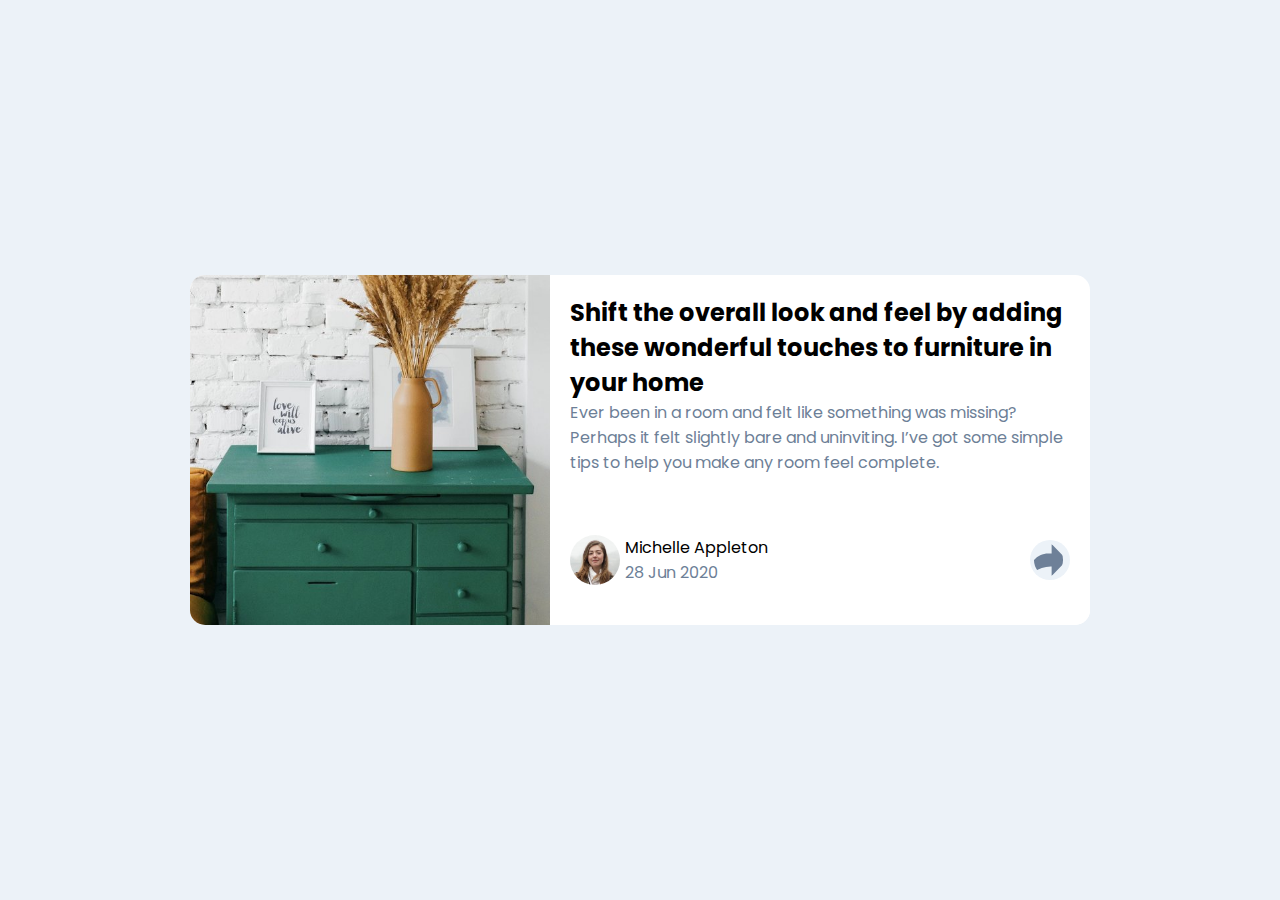
<file: article-preview-component-master/index.html>
<!DOCTYPE html>
<html lang="en">

<head>
  <meta charset="UTF-8">
  <meta name="viewport" content="width=device-width, initial-scale=1.0">
  <!-- displays site properly based on user's device -->

  <link rel="icon" type="image/png" sizes="32x32" href="./images/favicon-32x32.png">
  <link rel="stylesheet" href="style.css">
  <link rel="preconnect" href="https://fonts.googleapis.com">
  <link rel="preconnect" href="https://fonts.gstatic.com" crossorigin>
  <link
    href="https://fonts.googleapis.com/css2?family=Barlow+Semi+Condensed:ital,wght@0,100;0,200;0,300;0,400;0,500;0,600;0,700;0,800;0,900;1,100;1,200;1,300;1,400;1,500;1,600;1,700;1,800;1,900&family=Figtree:ital,wght@0,300..900;1,300..900&family=Fraunces:ital,opsz,wght@0,9..144,100..900;1,9..144,100..900&family=Inter:ital,opsz,wght@0,14..32,100..900;1,14..32,100..900&family=Manrope:wght@200..800&family=Montserrat:ital,wght@0,100..900;1,100..900&family=Outfit:wght@100..900&family=Poppins:ital,wght@0,100;0,200;0,300;0,400;0,500;0,600;0,700;0,800;0,900;1,100;1,200;1,300;1,400;1,500;1,600;1,700;1,800;1,900&family=Sour+Gummy:ital,wght@0,100..900;1,100..900&family=Young+Serif&display=swap"
    rel="stylesheet">

  <title>Frontend Mentor | Article preview component</title>

  <!-- Feel free to remove these styles or customise in your own stylesheet 👍 -->
  <style>
    .attribution {
      font-size: 11px;
      text-align: center;
    }

    .attribution a {
      color: hsl(228, 45%, 44%);
    }
  </style>
</head>

<body>

  <div class="main">
    <div class="image-wrapper"><img src="images/drawers.jpg" alt="image"></div>
    <div class="text">
        <h2> Shift the overall look and feel by adding these wonderful
          touches to furniture in your home</h2>
  
        <p>Ever been in a room and felt like something was missing? Perhaps
          it felt slightly bare and uninviting. I’ve got some simple tips
          to help you make any room feel complete.</p>
    </div>
    <div class="info ">
        <img src="images/avatar-michelle.jpg" alt="avatar">
        <div class="title">
          <div class="name"> Michelle Appleton</div>
          <div class="date">28 Jun 2020</div>
        </div>
          <div class="share-popup ">
            <div class="links">
              <span>SHARE</span>
              <a href="https://facebook.com" target="_blank">
                <img src="images/icon-facebook.svg" alt="Facebook">
              </a>
              <a href="https://twitter.com" target="_blank">
                <img src="images/icon-twitter.svg" alt="Twitter">
              </a>
              <a href="https://pinterest.com" target="_blank">
                <img src="images/icon-pinterest.svg" alt="Pinterest">
              </a>              
            </div>
          </div>
          <div class="share-container">
            <div class="share-image">
              <img src="images/icon-share.svg" alt="share icon" class="share">
            </div>
          </div>
    </div>
  </div>
<script src="script.js"></script>

</body>

</html>
</file>
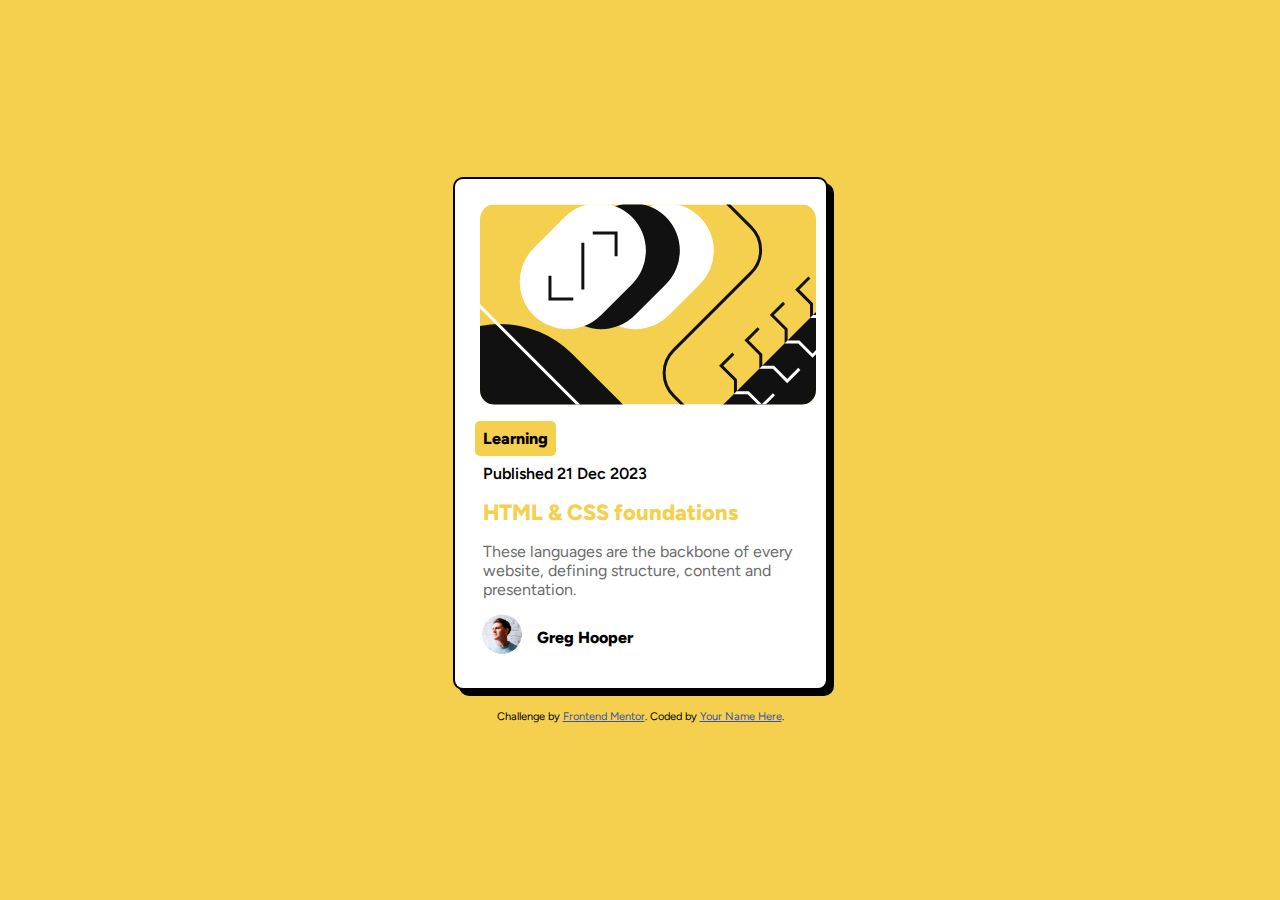
<file: blog-preview-card-main/index.html>
<!DOCTYPE html>
<html lang="en">
<head>
  <meta charset="UTF-8">
  <meta name="viewport" content="width=device-width, initial-scale=1.0"> <!-- displays site properly based on user's device -->

  <link rel="icon" type="image/png" sizes="32x32" href="./assets/images/favicon-32x32.png">
  <link rel="preconnect" href="https://fonts.googleapis.com">
<link rel="preconnect" href="https://fonts.gstatic.com" crossorigin>
<link href="https://fonts.googleapis.com/css2?family=Figtree:ital,wght@0,300..900;1,300..900&family=Outfit:wght@100..900&family=Sour+Gummy:ital,wght@0,100..900;1,100..900&display=swap" rel="stylesheet">
  <link rel="stylesheet" href="style.css">
  
  <title>Frontend Mentor | Blog preview card</title>

  <!-- Feel free to remove these styles or customise in your own stylesheet 👍 -->
  <style>
    .attribution { font-size: 11px; text-align: center; }
    .attribution a { color: hsl(228, 45%, 44%); }
  </style>
</head>
<body>
  <div class="card">
    <img src="./assets/images/illustration-article.svg" alt="Blog preview card image" class="card__imag
    e">
      <p class="learn">Learning</p>

    <p class="published">Published 21 Dec 2023</p>
  
    <p class="course">HTML & CSS foundations</p>
  
    <p class="info">These languages are the backbone of every <br> website, defining structure, content  and <br> presentation.</p>
  
    <p class="name">
      <img src="./assets/images/image-avatar.webp">Greg Hooper</p>
    
  </div>

 
  
  <div class="attribution">
    Challenge by <a href="https://www.frontendmentor.io?ref=challenge" target="_blank">Frontend Mentor</a>. 
    Coded by <a href="#">Your Name Here</a>.
  </div>
</body>
</html>
</file>
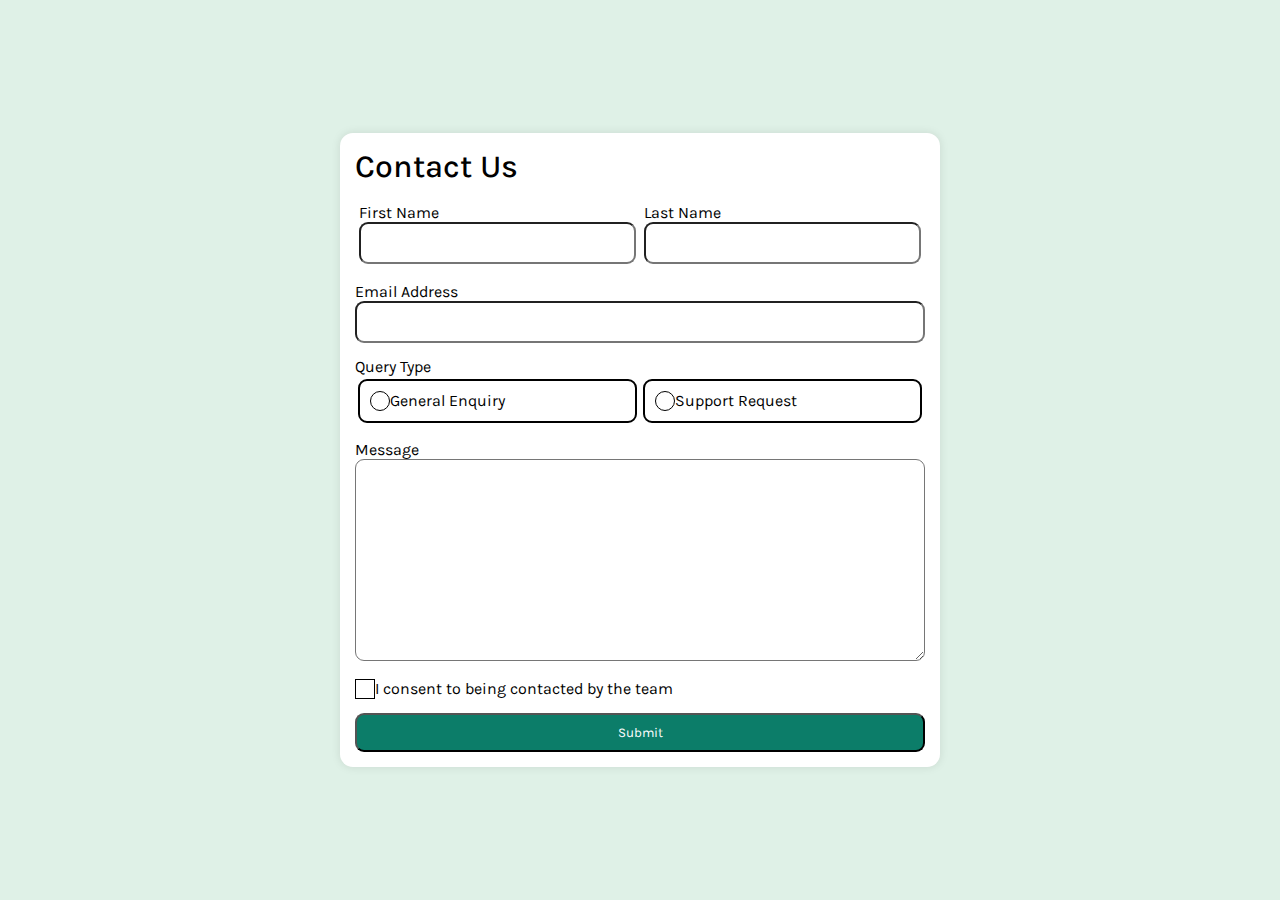
<file: contact-form-main/index.html>
<!DOCTYPE html>
<html lang="en">

<head>
  <meta charset="UTF-8">
  <meta name="viewport" content="width=device-width, initial-scale=1.0">
  <!-- displays site properly based on user's device -->

  <link rel="icon" type="image/png" sizes="32x32" href="./assets/images/favicon-32x32.png">
  <link rel="stylesheet" href="style.css">
  <link rel="preconnect" href="https://fonts.googleapis.com">
  <link rel="preconnect" href="https://fonts.gstatic.com" crossorigin>
  <link
    href="https://fonts.googleapis.com/css2?family=Barlow+Semi+Condensed:ital,wght@0,100;0,200;0,300;0,400;0,500;0,600;0,700;0,800;0,900;1,100;1,200;1,300;1,400;1,500;1,600;1,700;1,800;1,900&family=Figtree:ital,wght@0,300..900;1,300..900&family=Fraunces:ital,opsz,wght@0,9..144,100..900;1,9..144,100..900&family=Inter:ital,opsz,wght@0,14..32,100..900;1,14..32,100..900&family=Karla:ital,wght@0,200..800;1,200..800&family=Manrope:wght@200..800&family=Montserrat:ital,wght@0,100..900;1,100..900&family=Outfit:wght@100..900&family=Overpass:ital,wght@0,100..900;1,100..900&family=Poppins:ital,wght@0,100;0,200;0,300;0,400;0,500;0,600;0,700;0,800;0,900;1,100;1,200;1,300;1,400;1,500;1,600;1,700;1,800;1,900&family=Roboto:ital,wght@0,100..900;1,100..900&family=Rubik:ital,wght@0,300..900;1,300..900&family=Sour+Gummy:ital,wght@0,100..900;1,100..900&family=Space+Mono:ital,wght@0,400;0,700;1,400;1,700&family=Work+Sans:ital,wght@0,100..900;1,100..900&family=Young+Serif&display=swap"
    rel="stylesheet">

  <title>Frontend Mentor | Contact form</title>

  <!-- Feel free to remove these styles or customise in your own stylesheet 👍 -->
  <style>
    .attribution {
      font-size: 11px;
      text-align: center;
    }

    .attribution a {
      color: hsl(228, 45%, 44%);
    }
  </style>
</head>

<body>
  <div class="main">
    <div class="card">
      <div class="heading">Contact Us</div>
      <div class="name">
        <div class="fname">
          <label for="first-name" class="block">First Name</label>
          <input type="text" id="first-name" class="empty">
          <div class="error first">This field is required</div>
        </div>
        <div class="lname">
          <label for="last-name" class="block">Last Name</label>
          <input type="text" id="last-name" class="empty">
          <div class="error last"></div>
        </div>
      </div>
      <div class="email">
        <label for="email" class="block">Email Address</label>
        <input type="email" id="email-add">
        <div class="req-type error"></div>
      </div>
      <div class="cat">
        <label for="query" class="block">Query Type</label>
        <div class="types">
          <div class="general">
            <div class="radio">
              <img src="./assets/images/icon-radio-selected.svg" class="rad" style="display: none;"> 
            </div>
            <span>General Enquiry</span>
          </div>
          <div class="support">
            <div class="radio">
              <img src="./assets/images/icon-radio-selected.svg" class="rad2" style="display: none;"> 
            </div>
            <span>Support Request</span>
          </div>
        </div>
        <div class="error choice">Please select a query type</div>
      </div>
      <div class="text">
        <label for="message" class="block">Message</label>
        <textarea rows="12" class="empty"></textarea>
        <div class="error text-field">This field is required</div>

      </div>
      <div class="info">
        <div class="check">
          <img src="./assets/images/icon-checkbox-check.svg" style="display: none;"> 
        </div>
        <span> I consent to being contacted by the team</span>
      </div>
      <div class="consent-error error"></div>
      <button class="btn">Submit</button>

    </div>
    
  </div>

  <!-- Contact Us

    First Name


    Last Name
    This field is required

    Email Address
    
    This field is required

    Query Type
    General Enquiry
    Support Request
    

    Message
    This field is required


    

    Submit

    Message Sent!
     -->
  <script src="script.js"></script>
</body>

</html>
</file>
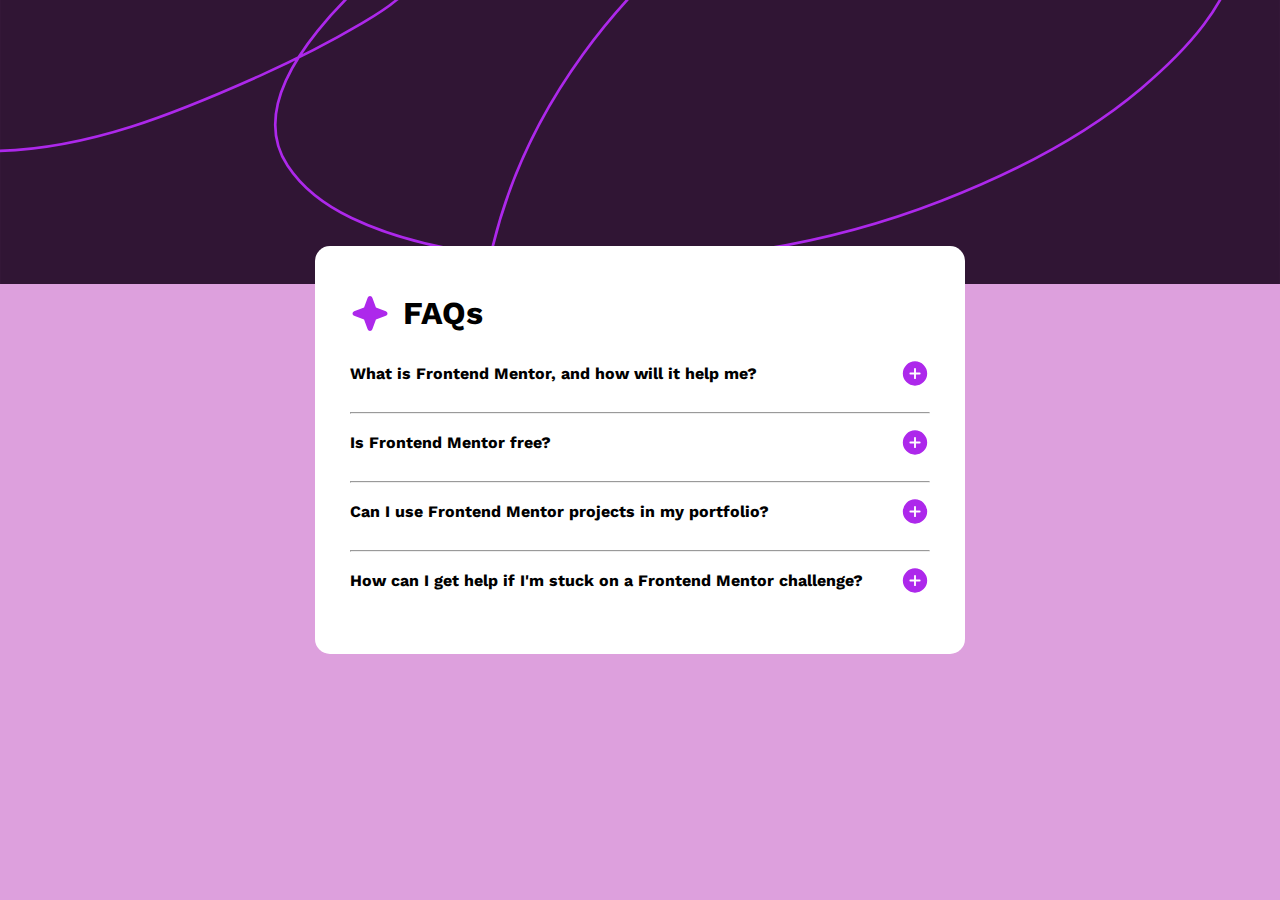
<file: faq-accordion-main/index.html>
<!DOCTYPE html>
<html lang="en">

<head>
  <meta charset="UTF-8">
  <meta name="viewport" content="width=device-width, initial-scale=1.0">
  <!-- displays site properly based on user's device -->
  <link rel="stylesheet" href="style.css">

  <link rel="icon" type="image/png" sizes="32x32" href="./assets/images/favicon-32x32.png">
  <link rel="preconnect" href="https://fonts.googleapis.com">
  <link rel="preconnect" href="https://fonts.gstatic.com" crossorigin>
  <link
    href="https://fonts.googleapis.com/css2?family=Barlow+Semi+Condensed:ital,wght@0,100;0,200;0,300;0,400;0,500;0,600;0,700;0,800;0,900;1,100;1,200;1,300;1,400;1,500;1,600;1,700;1,800;1,900&family=Figtree:ital,wght@0,300..900;1,300..900&family=Fraunces:ital,opsz,wght@0,9..144,100..900;1,9..144,100..900&family=Inter:ital,opsz,wght@0,14..32,100..900;1,14..32,100..900&family=Manrope:wght@200..800&family=Montserrat:ital,wght@0,100..900;1,100..900&family=Outfit:wght@100..900&family=Overpass:ital,wght@0,100..900;1,100..900&family=Poppins:ital,wght@0,100;0,200;0,300;0,400;0,500;0,600;0,700;0,800;0,900;1,100;1,200;1,300;1,400;1,500;1,600;1,700;1,800;1,900&family=Roboto:ital,wght@0,100..900;1,100..900&family=Rubik:ital,wght@0,300..900;1,300..900&family=Sour+Gummy:ital,wght@0,100..900;1,100..900&family=Space+Mono:ital,wght@0,400;0,700;1,400;1,700&family=Work+Sans:ital,wght@0,100..900;1,100..900&family=Young+Serif&display=swap"
    rel="stylesheet">

  <title>Frontend Mentor | FAQ accordion</title>

  <!-- Feel free to remove these styles or customise in your own stylesheet 👍 -->
  <style>
    .attribution {
      font-size: 11px;
      text-align: center;
    }

    .attribution a {
      color: hsl(228, 45%, 44%);
    }
  </style>
</head>

<body>
  <div class="main">
    <div class="card">
      <div class="heading">
        <img src="./assets/images/icon-star.svg">
        <h2>FAQs</h2>
      </div>
      <div class="part1 faq">
        <div class="ques">
          <p>What is Frontend Mentor, and how will it help me? </p>
          <img src="./assets/images/icon-plus.svg" class="img">
        </div>
        <div class="ans ans1">
          Frontend Mentor offers realistic coding challenges to help developers improve their
          frontend coding skills with projects in HTML, CSS, and JavaScript. It's suitable for
          all levels and ideal for portfolio building.
        </div>
      </div>
      <hr>
      <div class="part2 faq">
        <div class="ques">
          <p> Is Frontend Mentor free? </p>
          <img src="./assets/images/icon-plus.svg" class="img">
        </div>
        
        <div class="ans ans2"> Yes, Frontend Mentor offers both free and premium coding challenges, with the free
          option providing access to a range of projects suitable for all skill levels.</div>
      </div>
      <hr>
      <div class="part3 faq">
        <div class="ques">
          <p>Can I use Frontend Mentor projects in my portfolio?</p>
          <img src="./assets/images/icon-plus.svg" class="img">
        </div>
        <div class="ans ans3">Yes, you can use projects completed on Frontend Mentor in your portfolio. It's an excellent
          way to showcase your skills to potential employers!</div>
      </div>
      <hr>
      <div class="part4 faq">
        <div class="ques">
          <p>How can I get help if I'm stuck on a Frontend Mentor challenge? </p>
          <img src="./assets/images/icon-plus.svg" class="img">
        </div>
        <div class="ans ans4"> The best place to get help is inside Frontend Mentor's Discord community. There's a help
          channel where you can ask questions and seek support from other community members.</div>
      </div>
    </div>
  </div>
  <script src="script.js"></script>
</body>

</html>
</file>
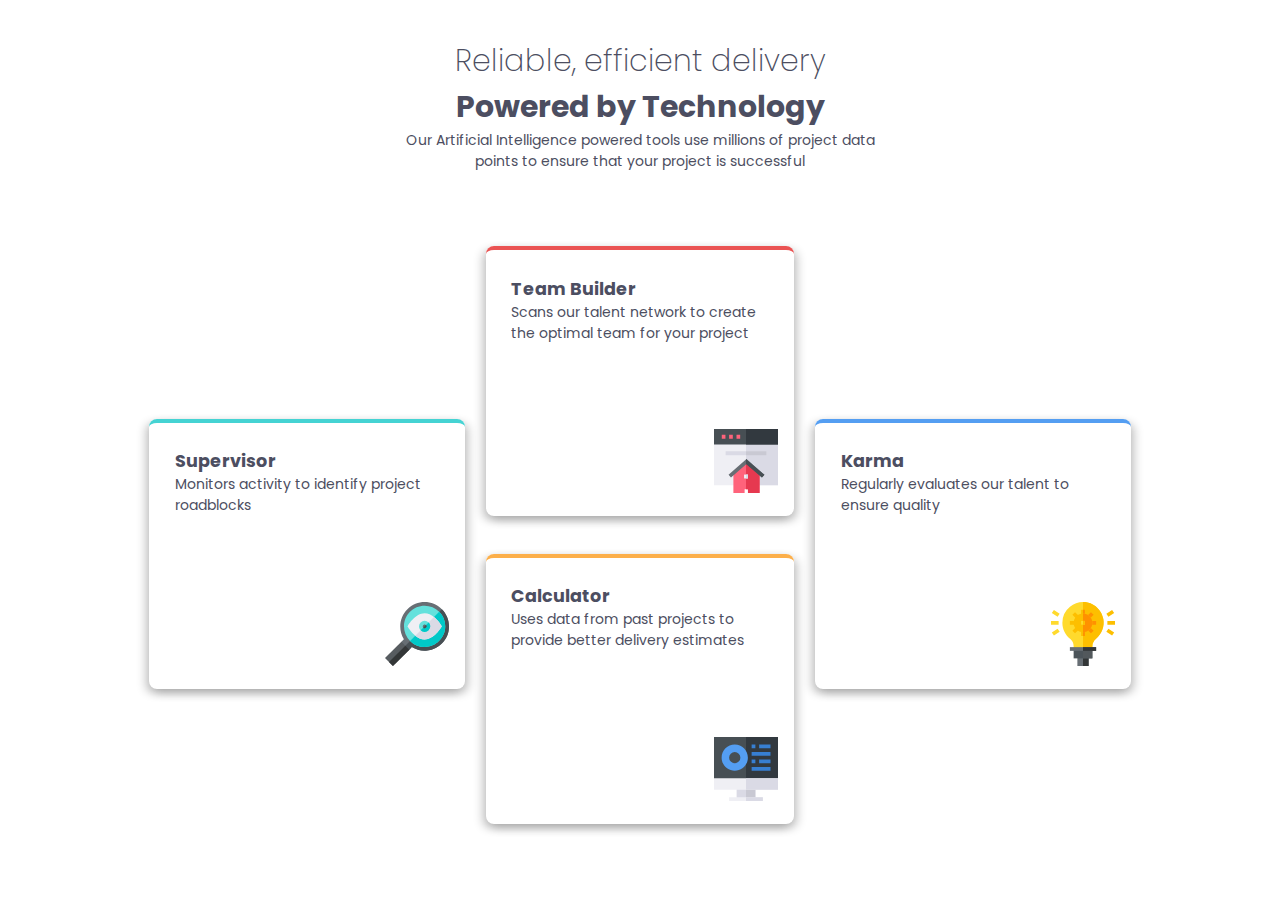
<file: four-card-feature-section-master/index.html>
<!DOCTYPE html>
<html lang="en">
<head>
  <meta charset="UTF-8">
  <meta name="viewport" content="width=device-width, initial-scale=1.0"> <!-- displays site properly based on user's device -->

  <link rel="icon" type="image/png" sizes="32x32" href="./images/favicon-32x32.png">
  <link rel="stylesheet" href="style.css">
  <link rel="preconnect" href="https://fonts.googleapis.com">
<link rel="preconnect" href="https://fonts.gstatic.com" crossorigin>
<link href="https://fonts.googleapis.com/css2?family=Figtree:ital,wght@0,300..900;1,300..900&family=Fraunces:ital,opsz,wght@0,9..144,100..900;1,9..144,100..900&family=Inter:ital,opsz,wght@0,14..32,100..900;1,14..32,100..900&family=Montserrat:ital,wght@0,100..900;1,100..900&family=Outfit:wght@100..900&family=Poppins:ital,wght@0,100;0,200;0,300;0,400;0,500;0,600;0,700;0,800;0,900;1,100;1,200;1,300;1,400;1,500;1,600;1,700;1,800;1,900&family=Sour+Gummy:ital,wght@0,100..900;1,100..900&family=Young+Serif&display=swap" rel="stylesheet">
  
  <title>Frontend Mentor | Four card feature section</title>

  <!-- Feel free to remove these styles or customise in your own stylesheet 👍 -->
  <style>
    .attribution { font-size: 11px; text-align: center; }
    .attribution a { color: hsl(228, 45%, 44%); }
  </style>
</head>
<body>
  <div class="main">
    <div class="card1"><h3>Reliable, efficient delivery</h3>
      <h2>Powered by Technology</h2>
    
      <p class="heading">Our Artificial Intelligence powered tools use millions of project data points 
      to ensure that your project is successful</p>
    </div>
    <div class="card2"><div class="content c1">
      <h5>Supervisor</h5>
      <p>Monitors activity to identify project roadblocks</p>
      <div class="img-wrapper"><img src="./images/icon-supervisor.svg" alt="calculator icon" class="icon">
      </div></div></div>
    <div class="card3"><div class="content c2">
      <h5>Team Builder</h5>
      <p>Scans our talent network to create the optimal team for your project</p>
      <div class="img-wrapper"><img src="./images/icon-team-builder.svg" alt="calculator icon" class="icon">
      </div></div></div>
    <div class="card4"><div class="content c3">
      <h5>Karma</h5>
 <p> Regularly evaluates our talent to ensure quality</p>
 <div class="img-wrapper"><img src="./images/icon-karma.svg" alt="calculator icon" class="icon">
 </div></div></div>
    <div class="card5"><div class="content c4">
      <h5>Calculator</h5>
    <p>  Uses data from past projects to provide better delivery estimates </p>
    <div class="img-wrapper"><img src="./images/icon-calculator.svg" alt="calculator icon" class="icon">
    </div></div> </div>
  </div>

  <!-- <footer>
    <p class="attribution">
      Challenge by <a href="https://www.frontendmentor.io?ref=challenge" target="_blank">Frontend Mentor</a>. 
      Coded by <a href="#">Your Name Here</a>.
    </p>
  </footer> -->
</body>
</html>
</file>
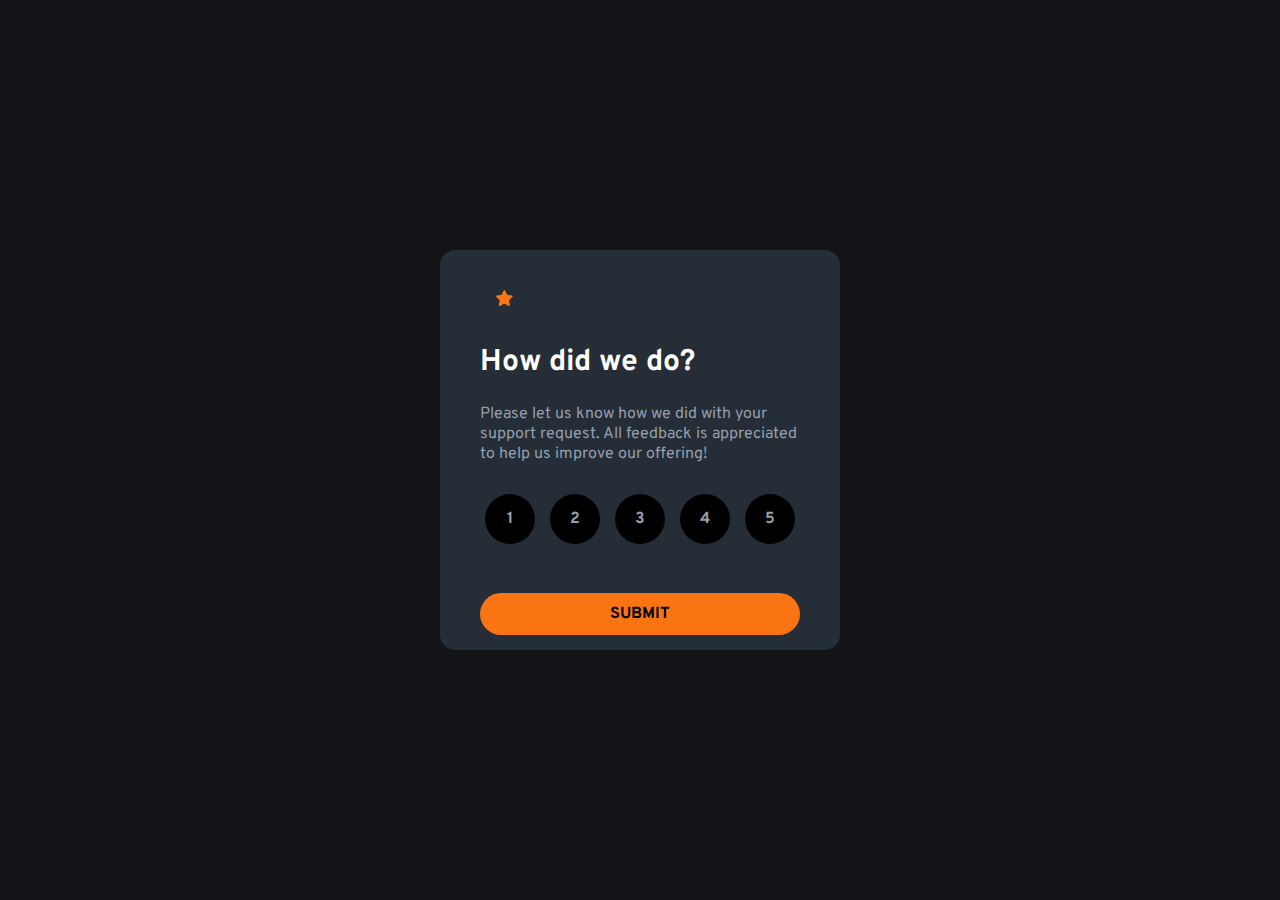
<file: interactive-rating-component-main/index.html>
<!DOCTYPE html>
<html lang="en">

<head>
  <meta charset="UTF-8">
  <meta name="viewport" content="width=device-width, initial-scale=1.0">
  <!-- displays site properly based on user's device -->

  <link rel="icon" type="image/png" sizes="32x32" href="./images/favicon-32x32.png">
  <link href="style.css" rel="stylesheet">
  <link rel="preconnect" href="https://fonts.googleapis.com">
<link rel="preconnect" href="https://fonts.gstatic.com" crossorigin>
<link href="https://fonts.googleapis.com/css2?family=Barlow+Semi+Condensed:ital,wght@0,100;0,200;0,300;0,400;0,500;0,600;0,700;0,800;0,900;1,100;1,200;1,300;1,400;1,500;1,600;1,700;1,800;1,900&family=Figtree:ital,wght@0,300..900;1,300..900&family=Fraunces:ital,opsz,wght@0,9..144,100..900;1,9..144,100..900&family=Inter:ital,opsz,wght@0,14..32,100..900;1,14..32,100..900&family=Manrope:wght@200..800&family=Montserrat:ital,wght@0,100..900;1,100..900&family=Outfit:wght@100..900&family=Overpass:ital,wght@0,100..900;1,100..900&family=Poppins:ital,wght@0,100;0,200;0,300;0,400;0,500;0,600;0,700;0,800;0,900;1,100;1,200;1,300;1,400;1,500;1,600;1,700;1,800;1,900&family=Roboto:ital,wght@0,100..900;1,100..900&family=Rubik:ital,wght@0,300..900;1,300..900&family=Sour+Gummy:ital,wght@0,100..900;1,100..900&family=Space+Mono:ital,wght@0,400;0,700;1,400;1,700&family=Young+Serif&display=swap" rel="stylesheet">

  <title>Frontend Mentor | Interactive rating component</title>

  <!-- Feel free to remove these styles or customise in your own stylesheet 👍 -->
  <style>
    .attribution {
      font-size: 11px;
      text-align: center;
    }

    .attribution a {
      color: hsl(228, 45%, 44%);
    }
  </style>
</head>

<body>
  <div class="main">
    <div class="card">
      <img src="./images/icon-star.svg">
      <h2>How did we do?</h2>
      <p>
        Please let us know how we did with your support request. All feedback is appreciated
        to help us improve our offering!
      </p>
      <div class="ratings">
        <div class="star"><div class="one ">1</div></div>
        <div class="star"><div class="two ">2</div></div>
        <div class="star"><div class="three ">3</div></div>
        <div class="star"><div class="four ">4</div></div>
        <div class="star"><div class="five ">5</div></div>
      </div>
      <div class="submit">SUBMIT</div>
    </div>
    <div class="card2">
      <img src="./images/illustration-thank-you.svg">
      <p class="marks"> </p>
      <h2>Thank you!</h2>
      <p class="text">We appreciate you taking the time to give a rating. If you ever need more support, 
        don’t hesitate to get in touch!</p>

    </div>
  </div>


  <!-- Rating state end -->

  <!-- Thank you state start -->





  <!-- You selected  out of 5

  Thank you!

   -->

  <!-- Thank you state end -->
<script src="script.js"></script>

</body>

</html>
</file>
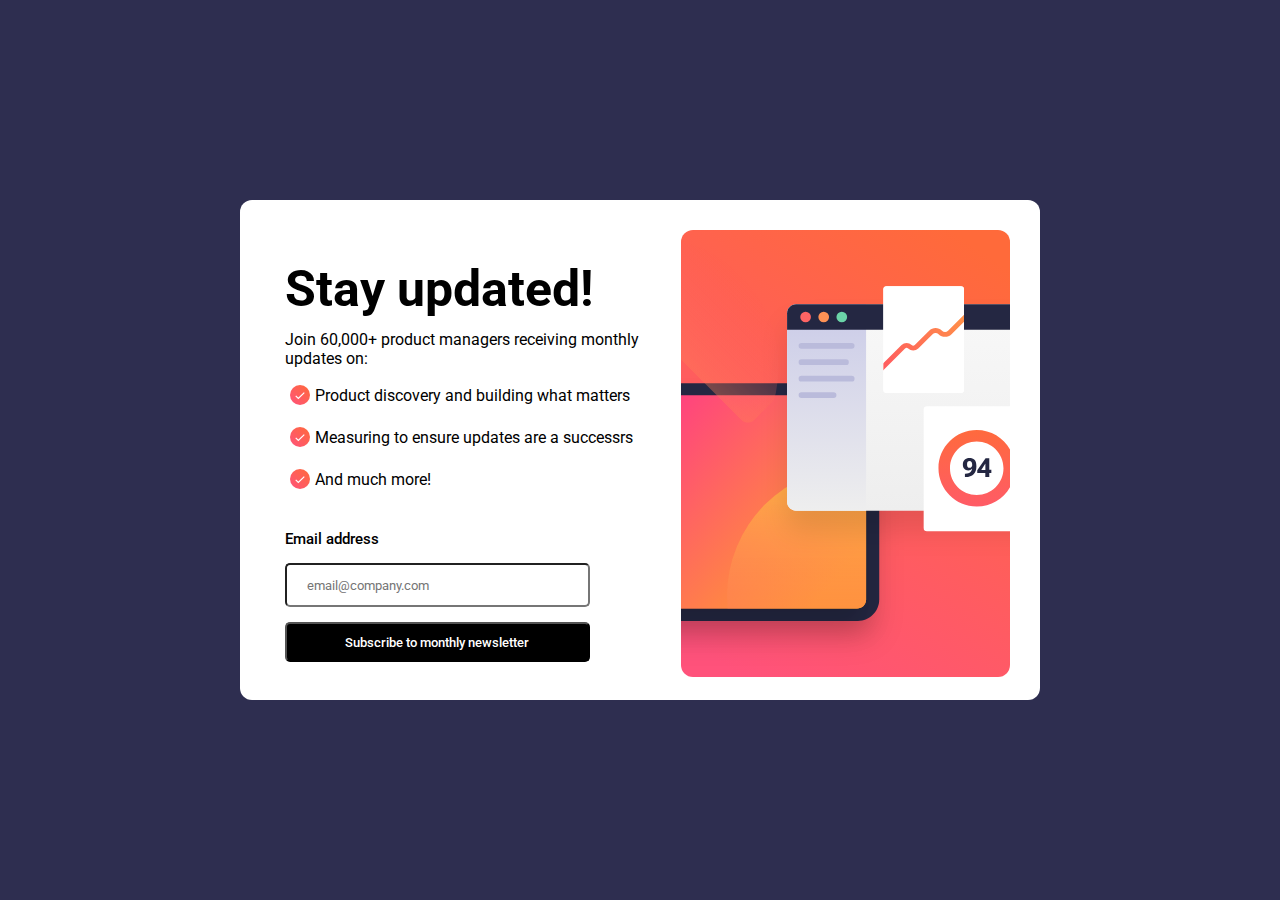
<file: newsletter-sign-up-with-success-message-main/index.html>
<!DOCTYPE html>
<html lang="en">

<head>
  <meta charset="UTF-8">
  <meta name="viewport" content="width=device-width, initial-scale=1.0">
  <!-- displays site properly based on user's device -->
  <link rel="stylesheet" href="style.css"> <!-- link to CSS file -->
  <link rel="icon" type="image/png" sizes="32x32" href="./assets/images/favicon-32x32.png">
  <link rel="preconnect" href="https://fonts.googleapis.com">
  <link rel="preconnect" href="https://fonts.gstatic.com" crossorigin>
  <link
    href="https://fonts.googleapis.com/css2?family=Barlow+Semi+Condensed:ital,wght@0,100;0,200;0,300;0,400;0,500;0,600;0,700;0,800;0,900;1,100;1,200;1,300;1,400;1,500;1,600;1,700;1,800;1,900&family=Figtree:ital,wght@0,300..900;1,300..900&family=Fraunces:ital,opsz,wght@0,9..144,100..900;1,9..144,100..900&family=Inter:ital,opsz,wght@0,14..32,100..900;1,14..32,100..900&family=Manrope:wght@200..800&family=Montserrat:ital,wght@0,100..900;1,100..900&family=Outfit:wght@100..900&family=Poppins:ital,wght@0,100;0,200;0,300;0,400;0,500;0,600;0,700;0,800;0,900;1,100;1,200;1,300;1,400;1,500;1,600;1,700;1,800;1,900&family=Roboto:ital,wght@0,100..900;1,100..900&family=Sour+Gummy:ital,wght@0,100..900;1,100..900&family=Young+Serif&display=swap"
    rel="stylesheet">

  <title>Frontend Mentor | Newsletter sign-up form with success message</title>

  <!-- Feel free to remove these styles or customise in your own stylesheet 👍 -->
  <style>
    .attribution {
      font-size: 11px;
      text-align: center;
    }

    .attribution a {
      color: hsl(228, 45%, 44%);
    }
  </style>
</head>

<body>

  <!-- Sign-up form start -->
  <div class="main">
    <div class="text">
      <h1>Stay updated!</h1>
      <p>Join 60,000+ product managers receiving monthly updates on:</p>

      <div class="points"><img src="./assets/images/icon-success.svg"><span>Product discovery and building what
          matters</span></div>
      <div class="points"><img src="./assets/images/icon-success.svg"><span>Measuring to ensure updates are a
          successrs</span></div>
      <div class="points"><img src="./assets/images/icon-success.svg"><span>And much more!</span></div>
      <form class="form" novalidate>
        <div>
          <label for="email" class="em">Email address</label>
          <span aria-live="polite" class="error-message"></span>
          <br>
          <input id="email" name="email_address" placeholder="email@company.com">
        </div>
        <button type="submit" class="submit-button">Subscribe to monthly newsletter</button>
      </form>
    </div>
    <div class="image">
    </div>
  </div>
  <div class="main2">
  
  <div class="image2">
    <img src="./assets/images/icon-success.svg" alt="Success icon">
  </div>
  <div class="text2">
    <h1>Thanks for subscribing!</h1>
    <p>A confirmation email has been sent to <span class="email"></span>. Please open it and click the button inside
      to confirm your subscription.</p>
    <button type="submit" class="submit-button btn2">Dismiss message</button>

  </div>
</div>


  <!-- Sign-up form end -->

  <!-- Success message start -->



  <!-- Success message end -->

  <!-- <div class="attribution">
    Challenge by <a href="https://www.frontendmentor.io?ref=challenge" target="_blank">Frontend Mentor</a>. 
    Coded by <a href="#">Your Name Here</a>.
  </div> -->
  <script src="script.js"></script>
</body>

</html>
</file>
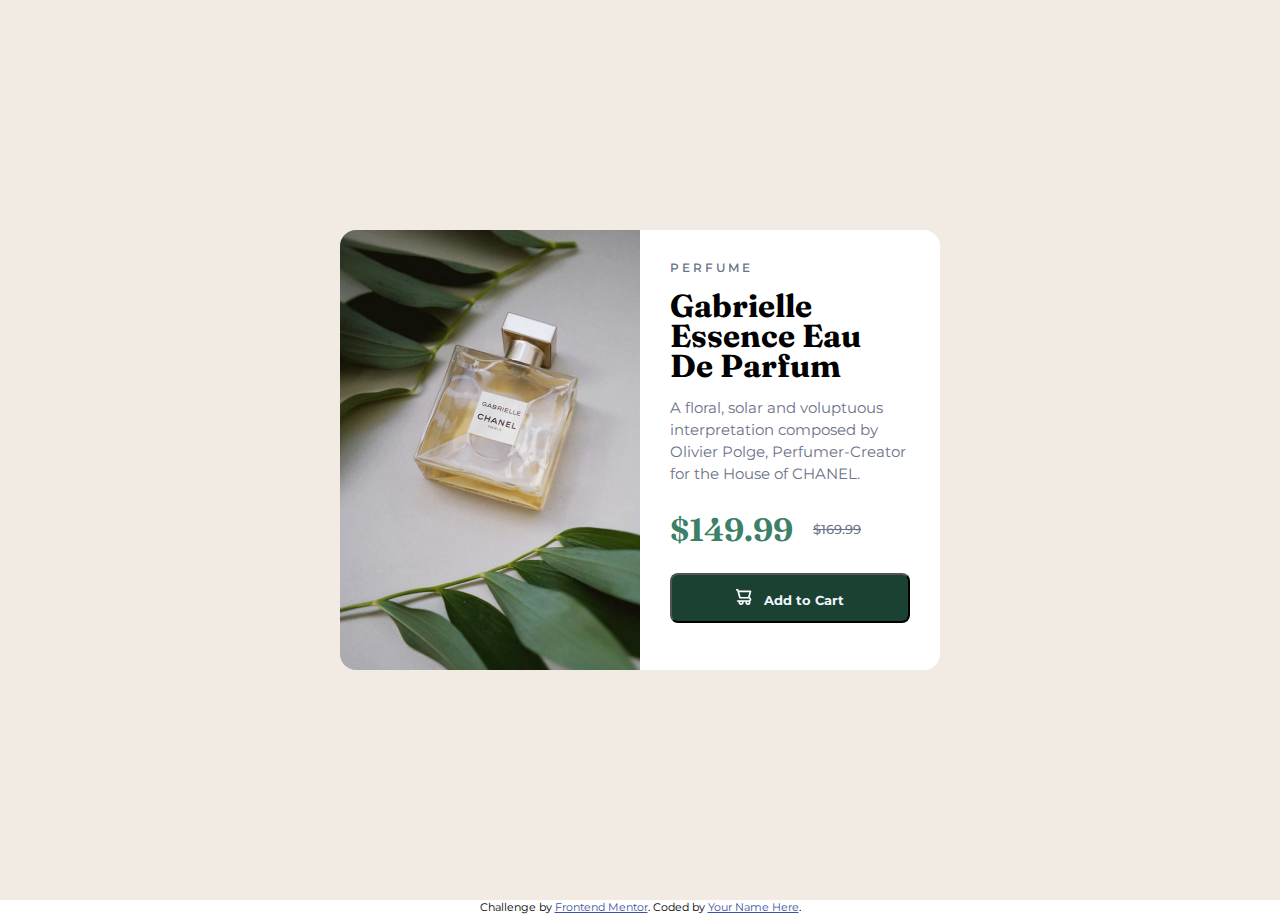
<file: product-preview-card-component-main/index.html>
<!DOCTYPE html>
<html lang="en">
<head>
  <meta charset="UTF-8">
  <meta name="viewport" content="width=device-width, initial-scale=1.0"> <!-- displays site properly based on user's device -->

  <link rel="icon" type="image/png" sizes="32x32" href="./images/favicon-32x32.png">
  <link rel="stylesheet" href="style.css">
  <link rel="preconnect" href="https://fonts.googleapis.com">
<link rel="preconnect" href="https://fonts.gstatic.com" crossorigin>
<link href="https://fonts.googleapis.com/css2?family=Figtree:ital,wght@0,300..900;1,300..900&family=Inter:ital,opsz,wght@0,14..32,100..900;1,14..32,100..900&family=Montserrat:ital,wght@0,100..900;1,100..900&family=Outfit:wght@100..900&family=Sour+Gummy:ital,wght@0,100..900;1,100..900&family=Young+Serif&display=swap" rel="stylesheet">
<link rel="preconnect" href="https://fonts.googleapis.com">
<link rel="preconnect" href="https://fonts.gstatic.com" crossorigin>
<link href="https://fonts.googleapis.com/css2?family=Figtree:ital,wght@0,300..900;1,300..900&family=Fraunces:ital,opsz,wght@0,9..144,100..900;1,9..144,100..900&family=Inter:ital,opsz,wght@0,14..32,100..900;1,14..32,100..900&family=Montserrat:ital,wght@0,100..900;1,100..900&family=Outfit:wght@100..900&family=Sour+Gummy:ital,wght@0,100..900;1,100..900&family=Young+Serif&display=swap" rel="stylesheet">
  
  <title>Frontend Mentor | Product preview card component</title>

  <!-- Feel free to remove these styles or customise in your own stylesheet 👍 -->
  <style>
    .attribution { font-size: 11px; text-align: center; }
    .attribution a { color: hsl(228, 45%, 44%); }
  </style>
</head>
<body>

 <div class="main">
  <div class="card">
      <div class="image-container"></div>

    <div class="content">
     <div class="type"> P E R F U M E</div>
  <h2>Gabrielle Essence Eau De Parfum</h2>

  <p>A floral, solar and voluptuous interpretation composed by Olivier Polge, 
    Perfumer-Creator for the House of CHANEL.</p>

    <div class="price">
      <span class="present">$149.99</span>
      <span class="original">$169.99</span>
    </div>
    

    <button class="btn">
      <img src="images/icon-cart.svg" alt="Cart Icon" style="width: 16px; height: 16px; margin-right: 0.5rem;">
      Add to Cart
    </button>
    
    </div>
  </div>
 </div>
  
  <div class="attribution">
    Challenge by <a href="https://www.frontendmentor.io?ref=challenge" target="_blank">Frontend Mentor</a>. 
    Coded by <a href="#">Your Name Here</a>.
  </div>
</body>
</html>
</file>
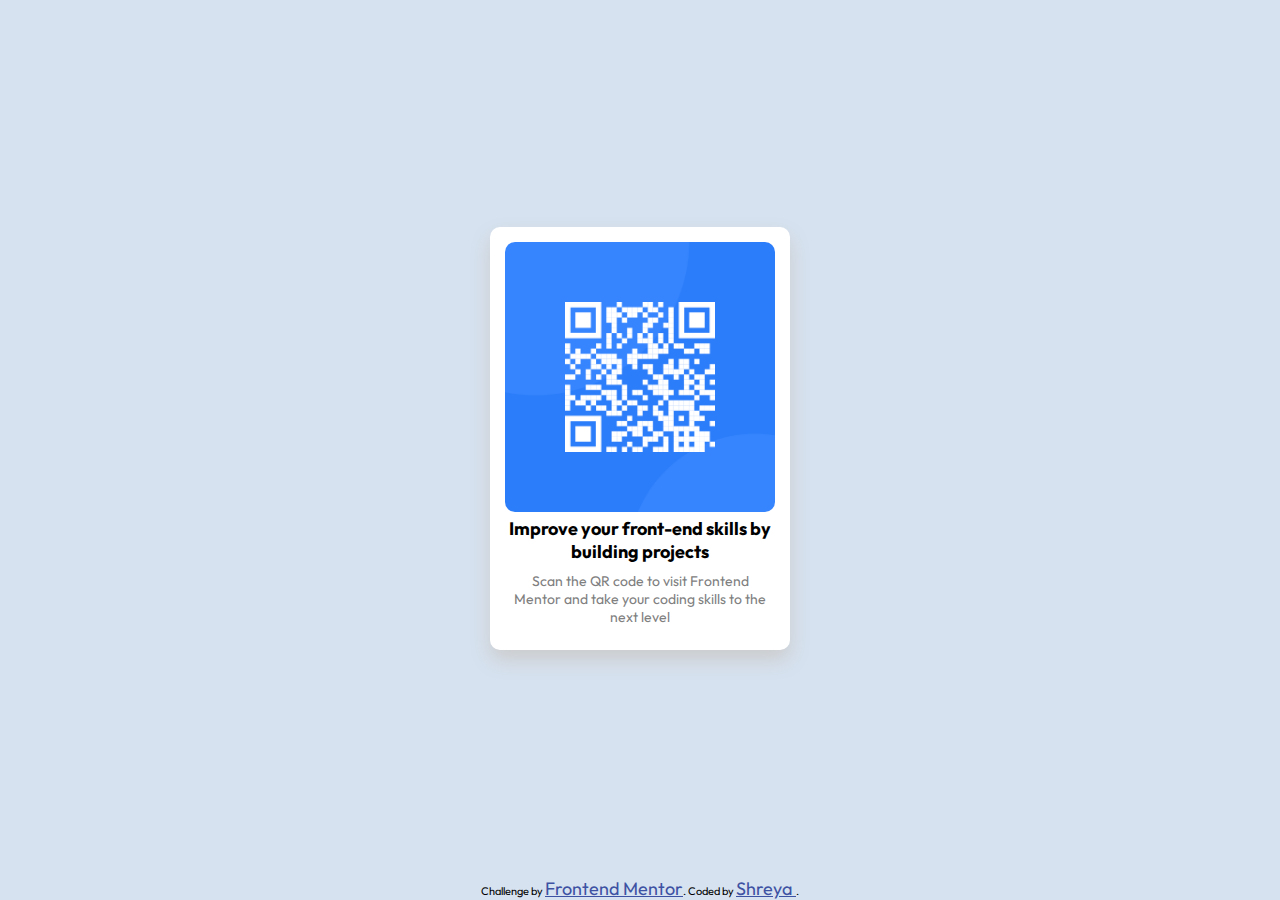
<file: qr-code-component-main/index.html>
<!DOCTYPE html>
<html lang="en">
<head>
  <meta charset="UTF-8">
  <meta name="viewport" content="width=device-width, initial-scale=1.0"> <!-- displays site properly based on user's device -->
  <link rel="preconnect" href="https://fonts.googleapis.com">
<link rel="preconnect" href="https://fonts.gstatic.com" crossorigin>
<link href="https://fonts.googleapis.com/css2?family=Outfit:wght@100..900&family=Sour+Gummy:ital,wght@0,100..900;1,100..900&display=swap" rel="stylesheet">

  <link rel="icon" type="image/png" sizes="32x32" href="./images/favicon-32x32.png">

  <link href="style.css" rel="stylesheet" >
  
  <title>Frontend Mentor | QR code component</title>

  <!-- Feel free to remove these styles or customise in your own stylesheet 👍 -->
  <style>
    .attribution { font-size: 11px; text-align: center; }
    .attribution a { color: hsl(228, 45%, 44%); }
  </style>
</head>
<body>

  <div class="container">
    <div class="card">
      <img src="./images/image-qr-code.png" alt="QR code" class="qr-code">
      <h1>Improve your front-end skills by building projects</h1>
      <p>Scan the QR code to visit Frontend Mentor and take your coding skills to the next level</p>
    </div>
    </div>
  

  <footer>
  <div class="attribution">
    Challenge by <a href="https://www.frontendmentor.io?ref=challenge" target="_blank">Frontend Mentor</a>. 
    Coded by <a href="#">Shreya </a>.
  </div>
</footer>
</body>
</html>
</file>
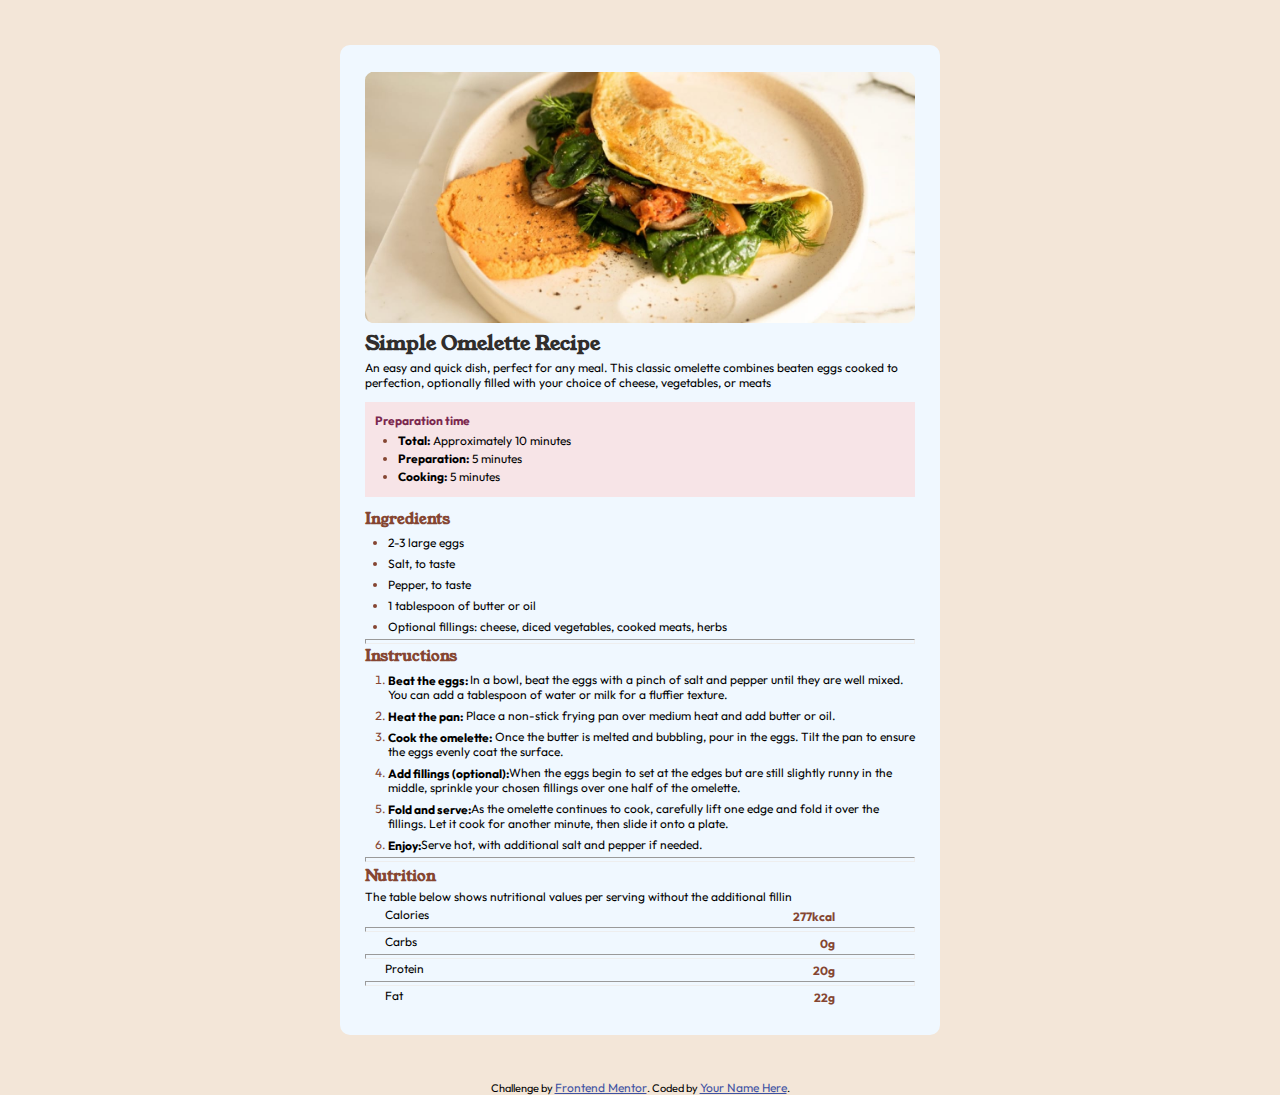
<file: recipe-page-main/index.html>
<!DOCTYPE html>
<html lang="en">
<head>
  <meta charset="UTF-8">
  <meta name="viewport" content="width=device-width, initial-scale=1.0"> <!-- displays site properly based on user's device -->
  <link rel="preconnect" href="https://fonts.googleapis.com">
  <link rel="preconnect" href="https://fonts.gstatic.com" crossorigin>
  <link href="https://fonts.googleapis.com/css2?family=Figtree:ital,wght@0,300..900;1,300..900&family=Inter:ital,opsz,wght@0,14..32,100..900;1,14..32,100..900&family=Outfit:wght@100..900&family=Sour+Gummy:ital,wght@0,100..900;1,100..900&family=Young+Serif&display=swap" rel="stylesheet">
  <link rel="preconnect" href="https://fonts.googleapis.com">
<link rel="preconnect" href="https://fonts.gstatic.com" crossorigin>
<link href="https://fonts.googleapis.com/css2?family=Figtree:ital,wght@0,300..900;1,300..900&family=Inter:ital,opsz,wght@0,14..32,100..900;1,14..32,100..900&family=Outfit:wght@100..900&family=Sour+Gummy:ital,wght@0,100..900;1,100..900&family=Young+Serif&display=swap" rel="stylesheet">
  <link rel="icon" type="image/png" sizes="32x32" href="./assets/images/favicon-32x32.png">
  <link rel="stylesheet" href="style.css">
  
  <title>Frontend Mentor | Recipe page</title>

  <!-- Feel free to remove these styles or customise in your own stylesheet 👍 -->
  <style>
    .attribution { font-size: 11px; text-align: center; }
    .attribution a { color: hsl(228, 45%, 44%); }
  </style>
</head>
<main>
  <div class="card">
  <img src="./assets/images/image-omelette.jpeg" alt="Recipe Image" class="recipe-image">
  <h2>Simple Omelette Recipe</h2>

 <p> An easy and quick dish, perfect for any meal. This classic omelette combines beaten eggs cooked 
  to perfection, optionally filled with your choice of cheese, vegetables, or meats</p>
  <section class="preparation">
    <h5>Preparation time</h5>
    <ul>
      <li><b>Total:</b> Approximately 10 minutes</li>
      <li><b>Preparation:</b> 5 minutes</li>
      <li><b>Cooking:</b> 5 minutes</li>
    </ul>
  </section>
  

  <h3>Ingredients</h3>
  <ul>
    
  <li><p>2-3 large eggs</p></li>
  <li><p>Salt, to taste</p></li>
  <li><p>Pepper, to taste</p></li>
  <li><p>1 tablespoon of butter or oil</p></li>
  <li><p>Optional fillings: cheese, diced vegetables, cooked meats, herbs</p></li>
  </ul>
  <hr>
  <h3>Instructions</h3>
<ol>
  <li> <p><b>Beat the eggs: </b>In a bowl, beat the eggs with a pinch of salt and pepper until they are well mixed.
    You can add a tablespoon of water or milk for a fluffier texture.</p></li>

  <li><p><b>Heat the pan:</b> Place a non-stick frying pan over medium heat and add butter or oil.</p></li>

  <li><p><b>Cook the omelette:</b> Once the butter is melted and bubbling, pour in the eggs. Tilt the pan to ensure 
    the eggs evenly coat the surface.</p></li>

  <li><p><b>Add fillings (optional):</b>When the eggs begin to set at the edges but are still slightly runny in the 
    middle, sprinkle your chosen fillings over one half of the omelette.</p></li>

  <li><p><b>Fold and serve:</b>As the omelette continues to cook, carefully lift one edge and fold it over the 
    fillings. Let it cook for another minute, then slide it onto a plate.</p></li>

  <li><p><b>Enjoy:</b>Serve hot, with additional salt and pepper if needed.</p></li>
</ol>
<hr>
<section class="nutrition">
  <h3>Nutrition</h3>

  <p>The table below shows nutritional values per serving without the additional fillin</p>

  <div>
    Calories
  <b class="item">277kcal</b>
</div>
<hr>
  
 <div> Carbs
  <b class="item">0g</b></div>
<hr>
  <div>Protein
    <b class="item">20g</b></div>
<hr>
  <div>Fat
    <b class="item">22g</b></div>
</section>
</div>
</main>
  
  <div class="attribution">
    Challenge by <a href="https://www.frontendmentor.io?ref=challenge" target="_blank">Frontend Mentor</a>. 
    Coded by <a href="#">Your Name Here</a>.
  </div>
</body>
</html>
</file>
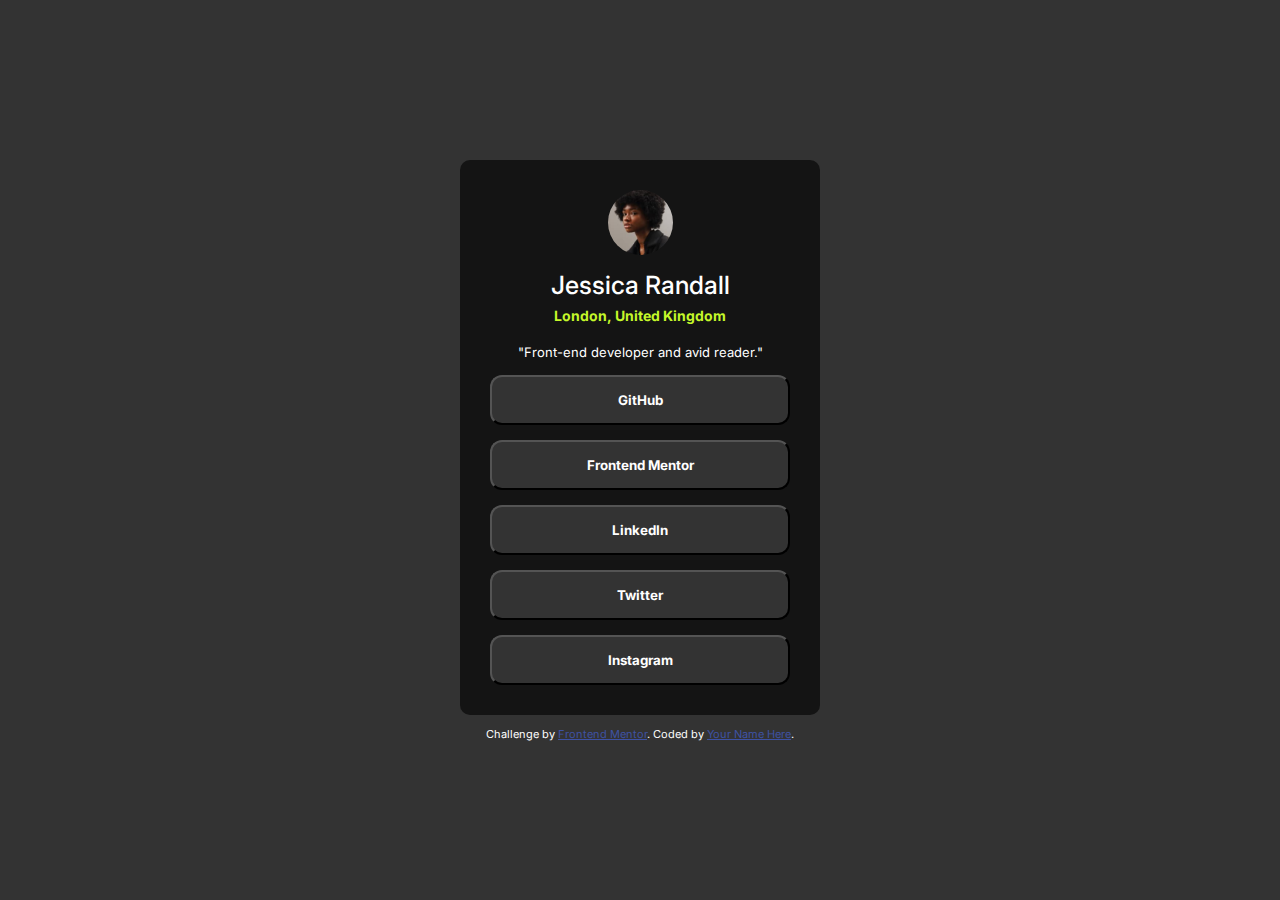
<file: social-links-profile-main/index.html>
<!DOCTYPE html>
<html lang="en">
<head>
  <meta charset="UTF-8">
  <meta name="viewport" content="width=device-width, initial-scale=1.0"> <!-- displays site properly based on user's device -->

  <link rel="icon" type="image/png" sizes="32x32" href="./assets/images/favicon-32x32.png">
  <link rel="stylesheet" href="style.css">
  <link rel="preconnect" href="https://fonts.googleapis.com">
<link rel="preconnect" href="https://fonts.gstatic.com" crossorigin>
<link href="https://fonts.googleapis.com/css2?family=Figtree:ital,wght@0,300..900;1,300..900&family=Inter:ital,opsz,wght@0,14..32,100..900;1,14..32,100..900&family=Outfit:wght@100..900&family=Sour+Gummy:ital,wght@0,100..900;1,100..900&display=swap" rel="stylesheet">
  <title>Frontend Mentor | Social links profile</title>

  <!-- Feel free to remove these styles or customise in your own stylesheet 👍 -->
  <style>
    .attribution { font-size: 11px; text-align: center; }
    .attribution a { color: hsl(228, 45%, 44%); }
  </style>
</head>
<body>
<div class="card">
  <img src="./assets/images/avatar-jessica.jpeg" alt="Jeremy Robson" class="profile-image">
  <p class="name">Jessica Randall</p>
  <p class="place">London, United Kingdom</p>
  <p class="work">"Front-end developer and avid reader."</p>

  <button class="btn"> GitHub</button>
  <button class="btn">Frontend Mentor</button>
  <button class="btn">LinkedIn</button>
  <button class="btn">Twitter</button>
  <button class="btn">Instagram</button>
</div>
  <div class="attribution">
    Challenge by <a href="https://www.frontendmentor.io?ref=challenge" target="_blank">Frontend Mentor</a>. 
    Coded by <a href="#">Your Name Here</a>.
  </div>
</body>
</html>
</file>
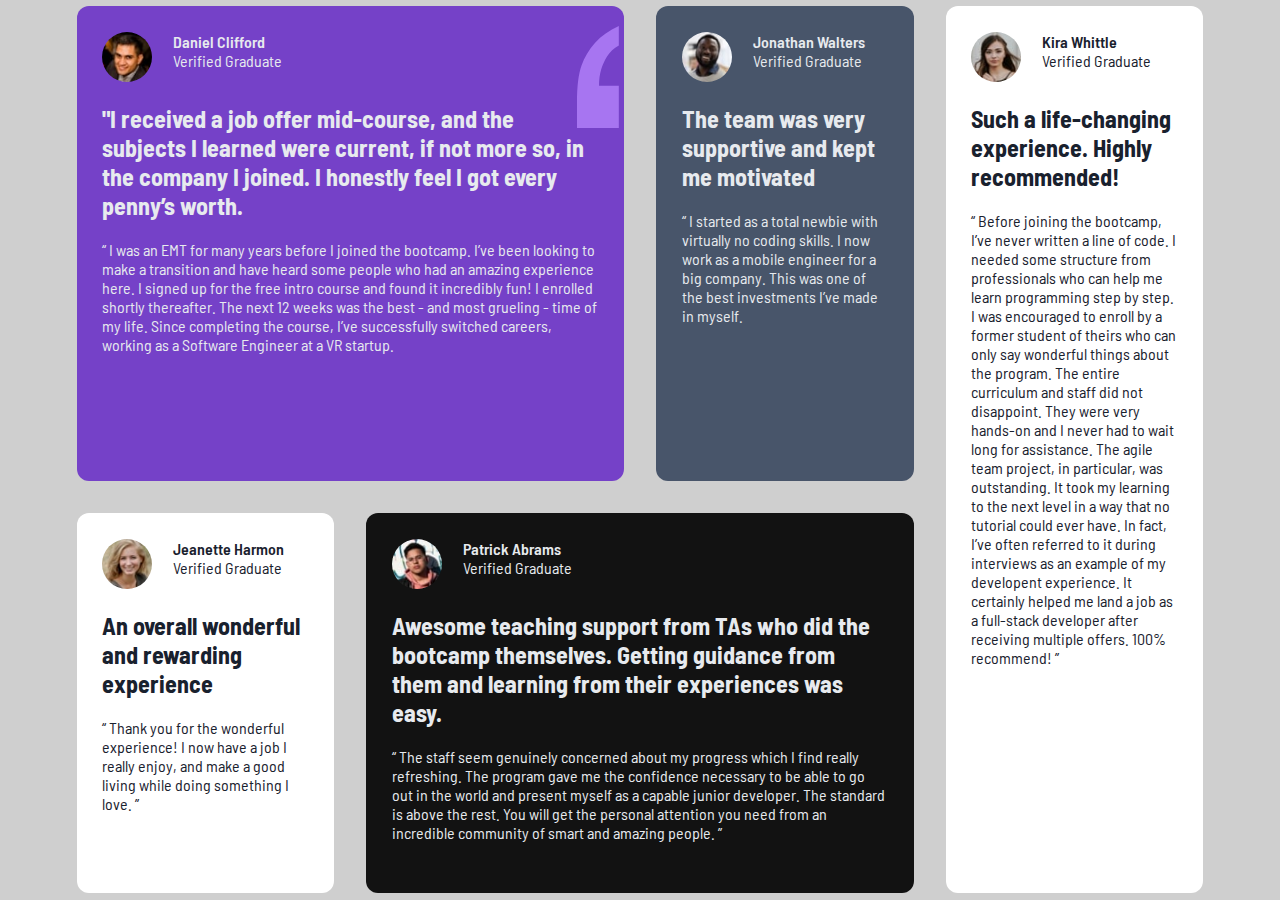
<file: testimonials-grid-section-main/index.html>
<!DOCTYPE html>
<html lang="en">
<head>
  <meta charset="UTF-8">
  <meta name="viewport" content="width=device-width, initial-scale=1.0"> <!-- displays site properly based on user's device -->

  <link rel="icon" type="image/png" sizes="32x32" href="./images/favicon-32x32.png">
  <link rel="stylesheet" href="style.css">
  <link rel="preconnect" href="https://fonts.googleapis.com">
<link rel="preconnect" href="https://fonts.gstatic.com" crossorigin>
<link href="https://fonts.googleapis.com/css2?family=Barlow+Semi+Condensed:ital,wght@0,100;0,200;0,300;0,400;0,500;0,600;0,700;0,800;0,900;1,100;1,200;1,300;1,400;1,500;1,600;1,700;1,800;1,900&family=Figtree:ital,wght@0,300..900;1,300..900&family=Fraunces:ital,opsz,wght@0,9..144,100..900;1,9..144,100..900&family=Inter:ital,opsz,wght@0,14..32,100..900;1,14..32,100..900&family=Montserrat:ital,wght@0,100..900;1,100..900&family=Outfit:wght@100..900&family=Poppins:ital,wght@0,100;0,200;0,300;0,400;0,500;0,600;0,700;0,800;0,900;1,100;1,200;1,300;1,400;1,500;1,600;1,700;1,800;1,900&family=Sour+Gummy:ital,wght@0,100..900;1,100..900&family=Young+Serif&display=swap" rel="stylesheet">
  
  <title>Frontend Mentor | [Challenge Name Here]</title>

  <!-- Feel free to remove these styles or customise in your own stylesheet 👍 -->
  <style>
    .attribution { font-size: 11px; text-align: center; }
    .attribution a { color: hsl(228, 45%, 44%); }
  </style>
</head>
<body>
  <div class="main">
    <!-- <div class="header">header</div> -->
    <div class="card1">
      <div class="header"><img src="./images/image-daniel.jpg" alt="Daniel Clifford" class="image">
        <div class="text"><div class="name">Daniel Clifford</div>
        <div class="pos">Verified Graduate</div></div></div>
    
      <h2>"I received a job offer mid-course, and the subjects I learned were current, if not more so, 
        in the company I joined. I honestly feel I got every penny’s worth.</h2>
      <p>“ I was an EMT for many years before I joined the bootcamp. I’ve been looking to make a 
        transition and have heard some people who had an amazing experience here. I signed up 
        for the free intro course and found it incredibly fun! I enrolled shortly thereafter. 
        The next 12 weeks was the best - and most grueling - time of my life. Since completing 
        the course, I’ve successfully switched careers, working as a Software Engineer at a VR startup.</p>
      </div>
    <div class="card2">
      <div class="header"><img src="./images/image-jonathan.jpg" alt="Jonathan Walters" class="image">
        <div class="text"><div class="name">Jonathan Walters</div>
        <div class="pos">Verified Graduate</div></div></div>
    
      <h2>The team was very supportive and kept me motivated</h2>
    
      <p>“ I started as a total newbie with virtually no coding skills. I now work as a mobile engineer 
        for a big company. This was one of the best investments I’ve made in myself.</p> </div>
    <div class="card3">
     <div class="header"> <img src="./images/image-kira.jpg" alt="Kira Whittle" class="image"> 
     <div class="text"> <div class="name"> Kira Whittle</div>
     <div class="pos">Verified Graduate</div></div></div>
      
      <h2>Such a life-changing experience. Highly recommended!</h2>
    
      <p>“ Before joining the bootcamp, I’ve never written a line of code. I needed some structure from 
        professionals who can help me learn programming step by step. I was encouraged to enroll by a former 
        student of theirs who can only say wonderful things about the program. The entire curriculum and staff 
        did not disappoint. They were very hands-on and I never had to wait long for assistance. The agile team 
        project, in particular, was outstanding. It took my learning to the next level in a way that no tutorial 
        could ever have. In fact, I’ve often referred to it during interviews as an example of my developent 
        experience. It certainly helped me land a job as a full-stack developer after receiving multiple offers. 
        100% recommend! ”</p>
    </div>
    <div class="card4">
      <div class="header"><img src="./images/image-jeanette.jpg" alt="Jeanette Harmon" class="image">
        <div class="text"><div class="name">Jeanette Harmon</div>
        <div class="pos">Verified Graduate</div></div></div>
    
      <h2>An overall wonderful and rewarding experience</h2>
    
      <p>“ Thank you for the wonderful experience! I now have a job I really enjoy, and make a good living 
        while doing something I love. ”</p>
      </div>
    <div class="card5">
      <div class="header"><img src="./images/image-patrick.jpg" alt="Patrick Abrams" class="image">
        <div class="text"><div class="name">Patrick Abrams</div>
        <div class="pos">Verified Graduate</div></div></div>
    
     <h2> Awesome teaching support from TAs who did the bootcamp themselves. Getting guidance from them and 
      learning from their experiences was easy.</h2>
    
     <p> “ The staff seem genuinely concerned about my progress which I find really refreshing. The program 
      gave me the confidence necessary to be able to go out in the world and present myself as a capable 
      junior developer. The standard is above the rest. You will get the personal attention you need from 
      an incredible community of smart and amazing people. ”</p>
      </div>
    <!-- <div class="footer">footer</div> -->
  </div>
  <!-- ”

 

 

  -->
  
  <!-- <div class="attribution">
    Challenge by <a href="https://www.frontendmentor.io?ref=challenge" target="_blank">Frontend Mentor</a>. 
    Coded by <a href="#">Your Name Here</a>.
  </div> -->
</body>
</html>
</file>
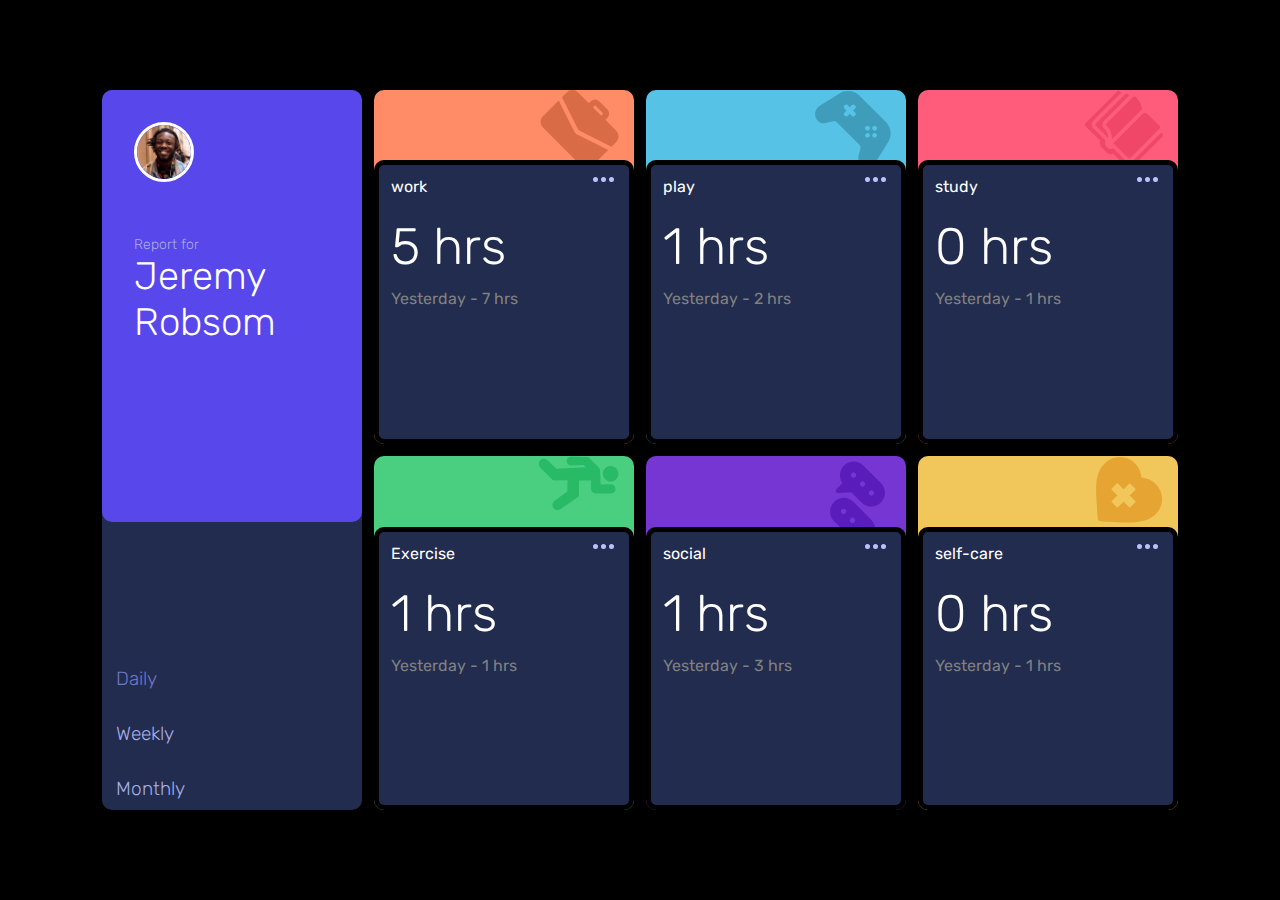
<file: time-tracking-dashboard-main/index.html>
<!DOCTYPE html>
<html lang="en">

<head>
  <meta charset="UTF-8">
  <meta name="viewport" content="width=device-width, initial-scale=1.0">
  <!-- displays site properly based on user's device -->

  <link rel="icon" type="image/png" sizes="32x32" href="./images/favicon-32x32.png">
  <link rel="preconnect" href="https://fonts.googleapis.com">
  <link rel="preconnect" href="https://fonts.gstatic.com" crossorigin>
  <link rel="preconnect" href="https://fonts.googleapis.com">
  <link rel="preconnect" href="https://fonts.gstatic.com" crossorigin>
  <link
    href="https://fonts.googleapis.com/css2?family=Barlow+Semi+Condensed:ital,wght@0,100;0,200;0,300;0,400;0,500;0,600;0,700;0,800;0,900;1,100;1,200;1,300;1,400;1,500;1,600;1,700;1,800;1,900&family=Figtree:ital,wght@0,300..900;1,300..900&family=Fraunces:ital,opsz,wght@0,9..144,100..900;1,9..144,100..900&family=Inter:ital,opsz,wght@0,14..32,100..900;1,14..32,100..900&family=Manrope:wght@200..800&family=Montserrat:ital,wght@0,100..900;1,100..900&family=Outfit:wght@100..900&family=Poppins:ital,wght@0,100;0,200;0,300;0,400;0,500;0,600;0,700;0,800;0,900;1,100;1,200;1,300;1,400;1,500;1,600;1,700;1,800;1,900&family=Roboto:ital,wght@0,100..900;1,100..900&family=Rubik:ital,wght@0,300..900;1,300..900&family=Sour+Gummy:ital,wght@0,100..900;1,100..900&family=Young+Serif&display=swap"
    rel="stylesheet">
  <link rel="stylesheet" href="style.css">

  <title>Frontend Mentor | Time tracking dashboard</title>

  <!-- Feel free to remove these styles or customise in your own stylesheet 👍 -->
  <style>
    .attribution {
      font-size: 11px;
      text-align: center;
    }

    .attribution a {
      color: hsl(228, 45%, 44%);
    }
  </style>
</head>

<body>
  <div class="container">
    <div class="main">
      <div class="main-card1 c1">
        <div class="text">
          <p class="time-frame" time-frame-data="daily">Daily</p>
          <p class="time-frame" time-frame-data="weekly">Weekly</p>
          <p class="time-frame" time-frame-data="monthly">Monthly</p>
        </div>
        <div class="sub-card1">
          <img src="./images/image-jeremy.png">
          <div class="author">
            <p> Report for</p>
            <h2>Jeremy Robsom</h2>
          </div>
        </div>
      </div>
      <div class="main-card c2">
        <img src="./images/icon-work.svg">
        <div class="sub-card">work
          <img src="./images/icon-ellipsis.svg">
          <div class="data">

          </div>
        </div>
      </div>
      <div class="main-card c3">
        <img src="./images/icon-play.svg">
        <div class="sub-card">play
          <img src="./images/icon-ellipsis.svg">
          <div class="data">

          </div>
        </div>
      </div>
      <div class="main-card c4">
        <img src="./images/icon-study.svg">
        <div class="sub-card">study
          <img src="./images/icon-ellipsis.svg">
          <div class="data">

          </div>
        </div>
      </div>
      <div class="main-card c5">
        <img src="./images/icon-exercise.svg">
        <div class="sub-card">Exercise
          <img src="./images/icon-ellipsis.svg">
          <div class="data">

          </div>
        </div>
      </div>
      <div class="main-card c6">
        <img src="./images/icon-social.svg">
        <div class="sub-card">social
          <img src="./images/icon-ellipsis.svg">
          <div class="data">

          </div>
        </div>
      </div>
      <div class="main-card c7">
        <img src="./images/icon-self-care.svg">
        <div class="sub-card">self-care
          <img src="./images/icon-ellipsis.svg">
          <div class="data">

          </div>
        </div>
      </div>
    </div>
  </div>



  <!-- <div class="attribution">
    Challenge by <a href="https://www.frontendmentor.io?ref=challenge" target="_blank">Frontend Mentor</a>. 
    Coded by <a href="#">Your Name Here</a>. -->
  <script src="script.js"></script>
  </div>
</body>

</html>
</file>
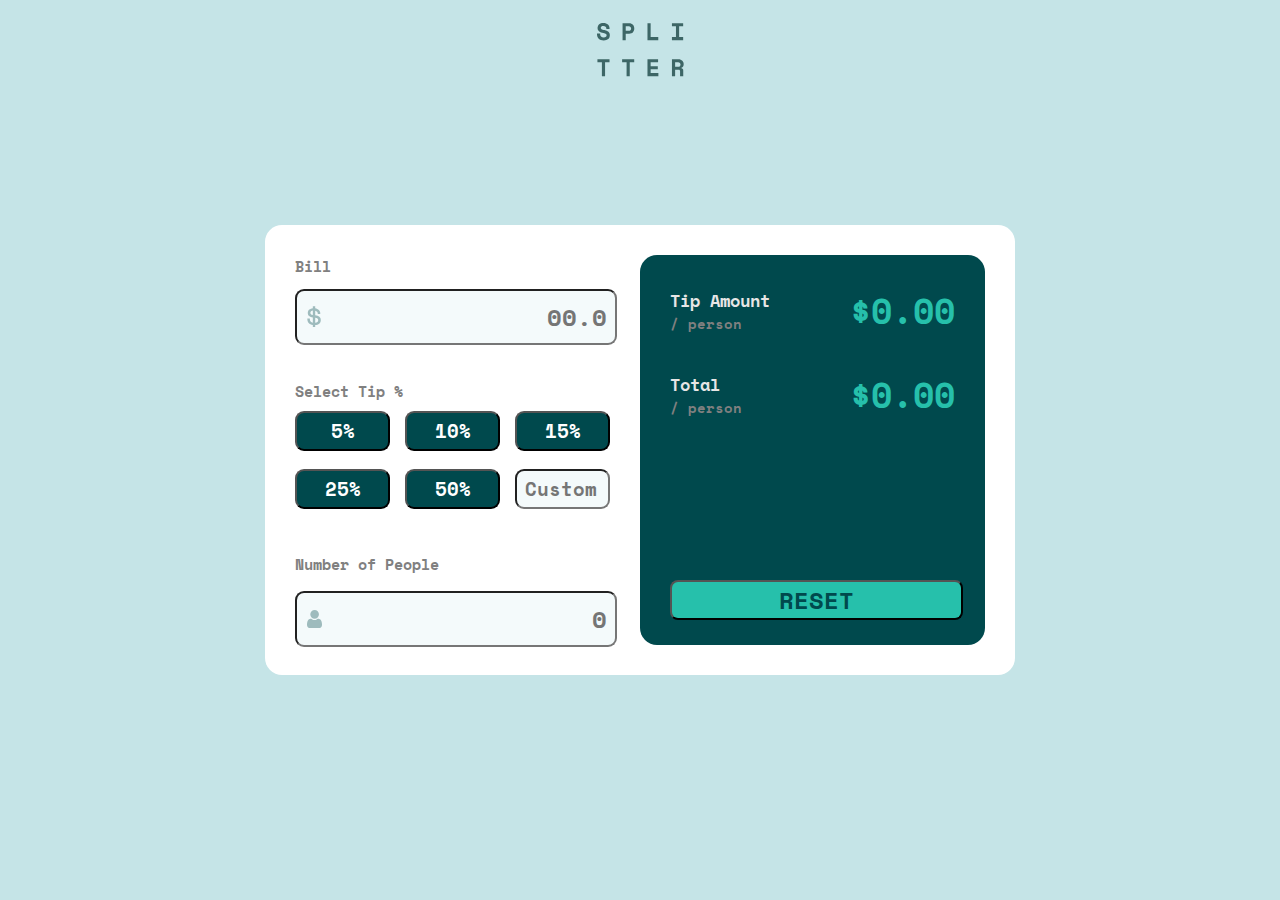
<file: tip-calculator-app-main/index.html>
<!DOCTYPE html>
<html lang="en">

<head>
  <meta charset="UTF-8">
  <meta name="viewport" content="width=device-width, initial-scale=1.0">
  <!-- displays site properly based on user's device -->
  <link rel="stylesheet" href="style.css">
  <link rel="icon" type="image/png" sizes="32x32" href="./images/favicon-32x32.png">
  <link rel="preconnect" href="https://fonts.googleapis.com">
  <link rel="preconnect" href="https://fonts.gstatic.com" crossorigin>
  <link href="https://fonts.googleapis.com/css2?family=Barlow+Semi+Condensed:ital,wght@0,100;0,200;0,300;0,400;0,500;0,600;0,700;0,800;0,900;1,100;1,200;1,300;1,400;1,500;1,600;1,700;1,800;1,900&family=Figtree:ital,wght@0,300..900;1,300..900&family=Fraunces:ital,opsz,wght@0,9..144,100..900;1,9..144,100..900&family=Inter:ital,opsz,wght@0,14..32,100..900;1,14..32,100..900&family=Manrope:wght@200..800&family=Montserrat:ital,wght@0,100..900;1,100..900&family=Outfit:wght@100..900&family=Poppins:ital,wght@0,100;0,200;0,300;0,400;0,500;0,600;0,700;0,800;0,900;1,100;1,200;1,300;1,400;1,500;1,600;1,700;1,800;1,900&family=Roboto:ital,wght@0,100..900;1,100..900&family=Rubik:ital,wght@0,300..900;1,300..900&family=Sour+Gummy:ital,wght@0,100..900;1,100..900&family=Space+Mono:ital,wght@0,400;0,700;1,400;1,700&family=Young+Serif&display=swap" rel="stylesheet">
  <title>Frontend Mentor | Tip calculator app</title>

  <!-- Feel free to remove these styles or customise in your own stylesheet 👍 -->
  <style>
    .attribution {
      font-size: 11px;
      text-align: center;
    }

    .attribution a {
      color: hsl(228, 45%, 44%);
    }
  </style>
</head>

<body>
  <div class="main">
    <img class="logo" src="./images/logo.svg">
    <div class="card">
      <div class="left">
        <form class="total-amount">
          <label for="amount">Bill</label>
          <input id="amount" name="amount" placeholder="00.0" class="dollar-icon">
        </form>
        <div class="tip">
          <div class="per-tip">Select Tip %</div>
          <button class="btn five">5%</button>
          <button class="btn ten">10%</button>
          <button class="btn fifteen">15%</button>
          <button class="btn tfive">25%</button>
          <button class="btn fifty">50%</button>
          <input id="custom" placeholder="Custom">
        </div>
        <form class="total-people">
          <label for="people" class="people">Number of People</label>
          <span class="error"></span>
          <input id="people" name="people" placeholder="0" class="people-icon">
        </form>
      </div>
      <div class="right">
        <div class="tip-amount">
          <div class="text">
            <div class="amt">Tip Amount</div>
            <div class="per-person">/ person</div>
          </div>
          <div class="tip-amt">$0.00</div>
        </div>
        <div class="total">
          <div class="text">
            <div class="amt">Total</div>
            <div class="per-person">/ person</div>
          </div>
          <div class="total-amt">$0.00</div>
        </div>
        <button class="reset"> RESET</button>
      </div>
    </div>
  </div>

  <!-- Bill

  Select Tip %
  5%
  10%
  15%
  25%
  50%
  Custom

  Number of People

  Tip Amount
  / person

  Total
  / person

  Reset -->
<script src="script.js"></script>

</body>

</html>
</file>
<file: article-preview-component-master/style.css>
*{
    margin:0;
    padding:0;
    box-sizing: border-box;
    font-family: 'Poppins', sans-serif;
}
html, body {
    height: 100%;
    width: 100%;
  }
body{
    height:100%;
    width:100%;
    align-items: center;
    justify-content: center;
    display: flex;
    background-color: hsl(210, 46%, 95%)
}
.main{
    width: 900px;
    height: 350px;
    display: grid;
    grid-template-rows: 1fr 1fr;
    grid-template-columns: 1fr 1.5fr;
    border-radius: 15px;
    overflow: hidden; 
    background-color: white;
}
p , .date{
    color: hsl(214, 17%, 51%);
}
.image-wrapper{
    width:100%;
    height:100%;
    grid-column: 1/2;
    grid-row: 1/3;
}
.image-wrapper img{
    width: 100%;
    height: 100%;
    object-fit: cover;
    display: block;
}
.text{
    padding:20px;
    grid-column: 2/3;
    grid-row:1/2;
}
.info{
    display: flex;
    padding-left:20px;
    grid-column: 2/3;
    grid-row:2/3;
    position:relative;
    background-color: white;

}
.info img{
    width:50px;
    height:50px;
    border-radius: 50%;
    align-self: center;
}
.title{
    align-self: center;
    padding:5px;;
}
.share-popup{
    position: absolute;
    background-color: hsl(217, 19%, 35%);
    color: white;
    bottom: 110px;
    right:10px;
    padding: 10px 20px;
    border-radius: 10px;
    gap: 10px;
    align-items: center;
    justify-items: center;
    justify-content: space-between;
    font-size: 12px;;
    display: none;
}
.share-popup img{
    height:20px;
    width:20px;
    margin: 0px 8px;
    border-radius: 0%;
}
.share-popup span{
    align-items: center;
    letter-spacing: 3px;
    font-size: 12px;
    font-weight: 200;
}
.share-popup::after{
    content: '';
    position: absolute;
    bottom: -28px;
    left: 60%;
    transform: translateX(120%);
    border-width: 15px;
    border-style: solid;
    border-color: hsl(217, 19%, 35%) transparent transparent transparent;
    z-index:10;
}
.share-container{
    height:40px;
    width:40px;
    border-radius: 50%;
    align-self: center;
    justify-self: end;
    background-color: hsl(210, 46%, 95%);
    display: flex;
    margin-right: 20px;
    margin-left: auto;
}
.share-image{
    display: flex;
    align-items: center;
    justify-content: center;
}

.share-container img{
    width: 80%;
    height: 80%;
    object-fit: cover;
    display: block;
}
@media(max-width:650px){
    .main{
        height:100%;
        width:100%;
        grid-template-rows: 1fr 1fr 1fr;
        grid-template-columns: 1fr;
        overflow: scroll;
        border-radius: 0px;
    }
    .image-wrapper{
        grid-column: 1/2;
        grid-row: 1/2;
    }
    .text{
        grid-column: 1/2;
        grid-row: 2/3;
    }
    .info{
        grid-column: 1/2;
        grid-row: 3/4;
        transition:all 0.3s ease-in-out;
    }
    .change img[alt='avatar'],.change .title{
        display: none;
    }
    .change{
        position:relative;
        background-color: hsl(217, 19%, 35%);
        display:flex;
        color:white;
        align-items: center;
        justify-content: center;
    }
    .share-popup{
        display: none;
    }
    .share-popup::after {
        content: none !important;
    }
    .new-share-popup {
        display: flex;
        position: relative;  /* Fixed at the bottom */
        bottom: 0;        /* Position it at the bottom */
        left: 0;          /* Align to the left */
        width: 80%;      /* Full width */
        justify-content: space-around; /* Equal space between icons */
        background-color: hsl(217, 19%, 35%);
        padding: 10px 0;  
        z-index: 10;      
    }
    
    .new-share-popup img {
        height: 24px;
        width: 24px;
        margin: 0px 2vw;
        object-fit: contain; /* Ensure icons are not stretched */
    }
    
}
</file>
<file: blog-preview-card-main/style.css>
*{
    box-sizing:border-box;
    margin:0;
    padding:0;
    font-family: "Figtree", sans-serif;
}
body{
    background-color:hsl(47, 88%, 63%);
    display:flex;
    align-items: center;
    justify-content:center;
    height:100vh;
    flex-direction: column;
}
.card{
    background-color: white;
    border-radius: 10px;
    padding:20px;
    border: 2px solid black;
    box-shadow:6px 6px 0px black;
    margin-bottom: 20px;
}
@media (min-width:375px){
    .card{
        max-width:375px;
    }
}
@media (min-width:1440px){
    .card{
        max-width:1440px;
    }
}
.card img{
    border-radius: 20px;
    padding:5px;
    margin-bottom: 7px;
    /* border-radius: 10px; */
}
p{
    padding:8px;
}
.learn{
    width:fit-content;
    border-radius: 5px;
    font-weight: 800;
    background-color: hsl(47, 88%, 63%);
    /* padding:px */
}
.name{
    display: flex;
    align-items: center;
    font-weight: 800;
    padding:2px
}
.name img{
    width: 50px;
    height: 50px;
    border-radius: 50%;
    margin-right: 10px;
}
.published{
    font-weight: 600;
}
.course{
    color:hsl(47, 88%, 63%);
    font-weight: 800;
    font-size:22px
}
.info{
    color:hsl(0, 0%, 42%)
}
</file>
<file: contact-form-main/style.css>
*{
    margin:0;
    padding:0;
    box-sizing: border-box;
    font-family: "Karla";
}
html,body{
    height:100%;
    width:100%;
}
.main{
    min-height: 100vh; /* Allow it to grow if needed */
    width: 100%;
    display: flex;
    align-items: center;
    justify-content: center;
    background-color: hsl(148, 38%, 91%);
    padding: 20px; 
    overflow: auto; 
    position:relative;
}
.card{
    height:auto;
    width:600px;
    background-color:hsl(0, 0%, 100%);;
    display: flex;
    flex-direction: column;
    /* align-items: center; */
    justify-content: center;
    padding:15px;
    border-radius: 13px;
    box-shadow: 0 0 10px rgba(0,0,0,0.1);
}
.heading{
    font-size: 32px;
    font-weight: 500;
}
.name{
    display: flex;
    justify-content: space-between;
    margin-top: 14px;
}
.fname ,.lname{
    margin: 4px;
}
#first-name,#last-name{
    width:100%;
    padding:10px;
}
.lname,.fname{
    width:100%;
}
.block{
    display: block;
}
.types{
    display: flex;
    align-items: center;
    justify-content: space-between;
}
.general,.support{
    border: 2px solid black;
    margin:3px;
    width:100%;
    padding:10px;
    border-radius: 9px;
    display: flex;
}

#email-add{
    width:100%;
    padding:10px;
}
textarea{
    width:100%;
    padding: 10px;
    border-radius: 9px;
}
.email,.cat,.text,.info,.btn{
    margin-top: 14px;
}
.info{
    display: flex;
}
input{
    font-size: 15px;
    border-radius: 9px;
}
input:focus{
    /* border-color:hsl(187, 24%, 22%) ; */
    border:1px solid hsl(187, 24%, 22%);
}

.btn{
    width:100%;
    padding:10px;
    color:white;
    background-color: hsl(169, 82%, 27%);
    border-radius: 9px;
}
.btn:hover{
    background-color: hsl(169, 54%, 41%);
}
.thank{
    display: flex;
    align-items: center;
    position: absolute;
    background-color: hsl(187, 24%, 22%);
    color:white;
    top:15px;
    border-radius: 13px;
    animation:trans 1s ease-in-out ;
}
.card2{
    display:flex;
    flex-direction: column;
    padding:15px;
}
.sent{
    display:flex;
}
p{
    padding:5px;
    font-weight: 600;
}
.confirm{
    color:hsl(186, 12%, 65%);
}
.radio{
    border:1px solid black;
    border-radius: 50%;
    width:20px;
    height:20px;
    overflow: hidden;
}
.radio img{
    width: 100%;
  height: 100%;
  border-radius: 50%;
  display: none;
}
.check{
    border:1px solid black;
    width:20px;
    height:20px;
    overflow: hidden;
}
.check img{
    width: 100%;
  height: 100%;
  display: none;
}
@keyframes trans{
    from {
        transform:translateY(-100px)
    }
    to{
        transform:translateY(10px)
    }
}
.error{
    color:red;
    display: none;
}
@media (max-width:515px) {
    .name{
        display: flex;
        flex-direction: column;
    }
    .types{
        display: flex;
        flex-direction: column;
    }
    
}
</file>
<file: faq-accordion-main/style.css>
*{
    margin:0;
    padding:0;
    box-sizing: border-box;
    font-family: "Work Sans";
}
html,body{
    height: 100%;
    width:100%;
}
.main{
    height: 100%;
    width:100%;
    display: flex;
    align-items: center;
    justify-content: center;
    background: url("./assets/images/background-pattern-desktop.svg")no-repeat  ;
    background-color: plum; 
    background-size: 100% auto;
}
.card{
    height:auto;
    width:650px;
    z-index:100;
    display: flex;
    flex-direction: column;
    background-color: white;
    border-radius: 15px;
    padding: 35px;
}
.heading{
    display: flex;
    align-items: center;
}
.heading h2{
    padding:13px;
    font-size: 32px;;
}
.ques{
    display:flex;
    align-items: center;
    justify-content: center;
    font-weight: 700;
}
.ques img{
    margin-left: auto;
    cursor: pointer;

}
.ans {
    max-height: 0;
    overflow: hidden;
    transition: max-height 0.8s ease-in-out;
    margin:5px 0px;
    line-height: 23px;
    color:grey;
  }
  .ans.show {
    max-height: 300px; 
  }
  
.faq{
    margin: 13px 0px;;
}
</file>
<file: four-card-feature-section-master/style.css>
*{
    box-sizing: border-box;
    margin:0;
    padding:0;
}
html,body{
    height:100%;
    width:100%;
    font-family: 'Poppins', sans-serif;
}
.main{
    display:grid;
    grid-template-rows: 0.6fr 1fr 1fr;
    grid-template-columns: 1fr 0.7fr 1fr;
    /* background-color: blue; */
   column-gap: 1%;
    border: solid 1px white;
    height:100%;
    width:100%;
    color: hsl(234, 12%, 34%);
}
.card1, .card2, .card3, .card4, .card5 {
    background-color: white;
    /* border: 1px solid black; */
    
    /* border-radius: 0.5rem; */
    
}


.card1{
    grid-column-start: 1;
    grid-column-end: 4;
    display: flex;
    direction: column;
    flex-direction: column;
    justify-content: center;
    align-items: center; 
}
.card2{
    grid-row-start: 2;
    grid-row-end: 4;
    display:flex;
    align-items: center;
    justify-content: end;
}
.card3{
    grid-column-start: 2;
    grid-column-end: 3;
    grid-row-start: 2;
    grid-row-end: 3;
    display:flex;
    align-items: center;
    justify-content: center;
}
.card4{
    grid-column-start: 3;
    grid-column-end: 4;
    grid-row-start: 2;
    grid-row-end: 4;
    display:flex;
    align-items: center;
    justify-content: start;
}
.card5{
    grid-column-start: 2;
    grid-column-end: 3;
    grid-row-start: 3;
    grid-row-end: 4;
    display:flex;
    align-items: start;
    justify-content: center;
}
.content{
    /* background-color: red; */
    height:30vh;
    border-radius: 0.5rem;
    box-shadow: 
  -4px 4px 10px rgba(0, 0, 0, 0.2),  /* left-bottom */
   4px 4px 10px rgba(0, 0, 0, 0.2);  /* right-bottom */
    
}
.img-wrapper {
    position: absolute;
    bottom: 0;
    right: 0;
    margin: 1rem;
}
.c2, .c4{
    width:95%;
}
.c1,.c3{
    width:68%
}
.c1{
    padding: 2vw;
    border-top: 4px solid hsl(180, 62%, 55%);
    position: relative;
}
.c2{
    border-top: 4px solid hsl(0, 78%, 62%);
    position: relative;
    padding: 2vw;
}
.c3{
    border-top: 4px solid hsl(212, 86%, 64%);
    position: relative;
    padding: 2vw;
}
.c4{
    border-top: 4px solid hsl(34, 97%, 64%);
    position: relative;
    padding: 2vw;
}
.heading {
    margin: 0% 30%;
    text-align: center;        /* Center the text */
    word-wrap: break-word;     /* Break long words */
    overflow-wrap: break-word; /* Ensures wrapping on all browsers */
    white-space: normal;       /* Allow text to wrap (default but explicit) */
}
h5{
    font-size: 110%;
}
p{
    font-size:14px;
}
h3{
    font-size: 30px;
    font-weight: 250;
}
h2{
    font-size: 30px;
}
@media (max-width: 740px) {
    .main{
        grid-template-rows: repeat(5, 1fr);
        grid-template-columns: 1fr;
        row-gap: 2rem;
    }
    .card1{
        padding:12px;
        text-align: center;
    }
    h3,h2{
        font-size: 25px;;
    }
    .card1, .card2, .card3, .card4, .card5 {
        grid-column-start: 1;
        grid-column-end: 2;
        /* width: 100%; */
        align-items: center;
        justify-content: center;
    }
    .card1{
        grid-row-start: 1 ;
        grid-row-end: 2;
    }
    .card2{
        grid-row-start: 2;
        grid-row-end: 3;
    }
    .card3{
        grid-row-start: 3;
        grid-row-end: 4;
    }
    .card4{
        grid-row-start: 4;
        grid-row-end: 5;
    }
    .card5{
        grid-row-start: 5;
        grid-row-end: 6;
    }
    .c1, .c2, .c3, .c4{
        width: 90%;
        padding:6vw;
        margin-bottom: 20px;
        
    }
    .heading {
        margin: 0% 8%;       /* Allow text to wrap (default but explicit) */
    }
}
</file>
<file: interactive-rating-component-main/style.css>
*{
    margin:0;
    padding:0;
    box-sizing: border-box;
    font-family: 'Overpass';
}
html,body{
    height: 100%;
    width:100%;
}
.main{
    height:100%;
    width:100%;
    display: flex;
    align-items: center;
    justify-content: center;
    background-color: hsl(216, 12%, 8%);
}
.card img{
    padding-left:16px;
}
.card{
    display:inline-block;
    /* display: none; */
}
.card ,.card2{
    height:400px;
    width:400px;
    background-color: hsl(213, 19%, 18%);
    border-radius: 15px;
    padding:40px;
    position:relative;
}
.card h2{
    margin-top: 32px;
    font-size: 30px;
    color:white;
}
.card p{
    margin-top: 23px;
    color:hsl(217, 12%, 63%)
}
.ratings{
    display: flex;
    justify-content: space-between;
    margin-top: 30px;
}
.star{
    border-radius: 50%;
    height: 50px;
    width: 50px;
    background-color: black;
    display: flex;
    align-items: center;
    justify-content: center;
    margin: 0 5px;
    color: hsl(217, 12%, 63%);
    cursor: pointer;
    font-weight: bold;
}
.star:hover{
    background-color: rgb(60, 60, 60);
    color: hsl(217, 11%, 69%);
}
.submit{
    position:absolute;
    bottom:15px;
    background-color: hsl(25, 97%, 53%);
    width:80%;
    height:42px;
    border-radius: 22px;
    display: flex;
    align-items: center;
    justify-content: center;
    font-weight: 700;
    cursor: pointer;
}
.submit:hover{
    background-color: hsl(25, 95%, 59%);
}

.card2{
    display:none;
    align-items: center;
    /* justify-content: center; */
    flex-direction: column;
}

.card2 h2{
    margin-top: 40px;
    color:white;
}
.card2 .marks{
    margin-top: 29px;
    color:hsl(25, 97%, 53%);
}
.card2 .text{
    margin-top: 11px;
    text-align: center;
    color:hsl(217, 12%, 63%) ;
}

    @media (max-width:414px) {
        .main{
            height: 100vh;
            width:100vw;
            align-items: center;
            justify-content: center;
        }
        .card , .card2{
            width: 95%;
        }
        .card h2{
            font-size: 8vw;
            margin-top: 4vw;
        }
        .card p{
            margin-top: 2vw;
        }
        .ratings{
            margin-top: 7vw;
        }
        .submit{
            width:75%;
        }
    }
</file>
<file: newsletter-sign-up-with-success-message-main/style.css>
*{
    margin:0;
    padding:0;
    box-sizing:border-box;
    font-family: 'Roboto', Courier, monospace;
}
html{
    height:100%;
    width:100%;
}
body{
    height:100%;
    width:100%;
    display: flex;
    align-items: center;
    justify-content: center;
    background-color: rgb(46, 46, 80);
}
.main{
    display: grid;
    height:500px;
    width:800px;
    grid-template-columns:1fr 0.8fr;
    grid-template-rows: 1fr;
    background-color: white;
    border-radius: 12px;
    padding: 30px;  
}
.text{
    grid-row: 1/2;
    grid-column: 1/2;
    display: flex;
    flex-direction: column;
    gap:12px;
    padding:15px;
    
}
h1{
    font-size: 50px;
    font-weight: 700;
}
.image{
    grid-column: 2/3;
    grid-row: 1/2;
    background-image: url('./assets/images/illustration-sign-up-desktop.svg');
    background-repeat: no-repeat;
    background-size: cover;
    background-position: center;
    border-radius: 12px;;
}
.points{
    display:flex;
    align-items: center;
    
}
.points img{
    height:30px;
    width:30px;
    padding:5px;
}
form{
    margin-top: 23px;
}
.em{
    font-size: 15px;
    font-weight: 500;
}
input{
    height:40px;
    width:80%;
    margin-top: 15px;
    border-radius: 5px;
    padding:20px;
}
input:focus{
    outline: none;
    border: 2px solid #ff7e5f;
    box-shadow: 0 0 5px #fcccc0;
}
button{
    margin-top: 15px;
    background-color: black;
    color: white;
    height: 40px;
    width: 80%;
    border-radius: 5px;
    font-weight: 500;
}
button:hover{
    cursor:pointer;
    background: linear-gradient(to right, #ffaf9b,#fcccc0);
    color: black;
    box-shadow: 2px 0 12px 0.1px #ff7e5f;
}
.error-message{
    color: red;
    font-size: 12px;
    margin-top: 5px;
    font-weight: 500;
    margin-left: 50px;

}
@media (max-width:678px) {
    .main{
        grid-template-columns: 1fr;
        grid-template-rows: 300px auto;
        height: auto;
        width: 100%;
        padding: 10px;
    }
    .text{
        grid-row: 2/3;
        grid-column: 1/2;
        padding: 10px;
    }
    .image{
        grid-column: 1/2;
        grid-row: 1/2;
        background-image: url('./assets/images/illustration-sign-up-mobile.svg');
        background-repeat: no-repeat;
        background-size: cover;
        background-position: center;
        margin-top: 12px;
        padding:0px;
        border-radius: 10px;
    }
    input,button{
        width:100%;
    }
}
.main2{
    flex-direction: column;
    align-items: center;
    justify-content: center;
    height: 400px;
    width: 400px;
    background-color: white;
    position:relative;
    padding:20px;
    border-radius: 12px;
    display: none;
}
.image2{
    position:absolute;
    top:12px;
    left:20px;
}
.text2 p,h1{
    margin-top: 15px;;
}
.text2 button{
    width:100%;
}
.email{
    font-weight: 800;
}
</file>
<file: product-preview-card-component-main/style.css>
* {
    box-sizing: border-box;
    margin: 0;
    padding: 0;
    font-family: 'Montserrat', Courier, monospace;
  }
  html, body {
    height: 100%;
    width: 100%;
  }
  .main {
    display: flex;
    align-items: center;
    justify-content: center;
    height: 100%;
    background-color: hsl(30, 38%, 92%);
  }
  .card {
    display: flex;
    background-color: hsl(0, 0%, 100%);
    border-radius: 1rem;
    overflow: hidden;
    width:600px;
    height:440px
  }
  .content {
    width: 50%;
    height: 100%;

  }
  .image-container {
    width: 50%;
    height: 100%;
    background-image: url('./images/image-product-desktop.jpg');
    background-size: cover;
    background-position: center;
  }
  .content {
    display: flex;
    flex-direction: column;
    padding: 30px;
    gap: 1rem;
  }
  @media(max-width:527px){
    .card{
        display:flex;
        flex-direction: column;
        width:90vw;
        height:95vh;
    }
    .image-container {
        width: 100%;
        height: 45%;
        background-image: url('./images/image-product-mobile.jpg');
        background-size: cover;
      }
    .content{
        width:100%;
        height:60%;
    }

  }
  .type{
    font-size:12px;
    color:hsl(228, 12%, 48%);
    font-weight: 550;
  }
  h2{
    font-family:Fraunces;
    font-size: 31.8px;
    line-height: 30px;
  }
  p{
    font-size:15px;
    line-height: 22px;
    font-weight: 400;
    color:hsl(228, 12%, 48%);
  }
  .present{
    font-size: 32px;
    font-family:Fraunces;
    font-weight: 650;
    color:hsl(158, 36%, 37%);
  }
  .price{
    display: flex;
    align-items: center;
  }
  .original{
    padding:20px;
    font-size:13.2px;
    text-decoration: line-through;
    font-weight: 500;
    color:hsl(228, 12%, 48%);
  }
  button{
    padding:13px;
    border-radius:0.5rem;
    background-color: hsl(158, 42%, 18%);
    color: aliceblue;
    font-weight: 700;
    align-items: center;
    margin-bottom: 10%;
  }
  .btn img{
    margin-top: 1px;
  }
</file>
<file: qr-code-component-main/style.css>
*{
    box-sizing:border-box;
    margin:0;
    padding:0;
    font-family:'Outfit', sans-serif;
    font-size:18px; 
}
body{
    min-height: 100vh;
    display:flex;
    flex-direction: column;
    justify-content: center;
    align-items: center;
    background-color: hsl(212, 45%, 89%);
}
.container{
    background-color: hsl(212, 45%, 89%);
    display: flex;
    justify-content: center;
    align-items: center;
    flex-grow :1;
}
.card{
    background-color: hsl(0, 0%, 100%);
    width:300px;
    border-radius:10px;
    box-shadow: 0 10px 20px hsl(0, 0%, 80%);
    overflow:hidden;
    text-align:center;
    font-family:Arial, Helvetica, sans-serif;
    padding:15px;
}
.card img{
    border-radius:10px;
    width:100%;
}
.card p{
    color:grey;
    margin: 9px;
    font-weight:500px;
    font-size: 14px;
}
.footer{
    text-align: center;
    padding:10px;
    width:100%;
}
</file>
<file: recipe-page-main/style.css>
*{
    box-sizing: border-box;
    margin:0;
    padding:0;
    font-family: 'Outfit', Courier;
    font-size:12px;
}
body{
    display:flex;
    flex-direction:column;
    align-items:center;
    justify-content: center;
    min-height:100vh;
    background-color: hsl(30, 54%, 90%);

}
main{
    width:100%;
    display: flex;
    justify-content: center;
    align-items: center;

}
p{
    font-size: 12px;
}
.card{
    margin:45px;
    width:600px;
    padding:25px;
    background-color: aliceblue;
    overflow: hidden;
    min-height:90vh;
    border-radius: 10px;
}
.card *{
    padding:1.5px 0
}


.card img{
    width:100%;
    height:100%;
    object-fit: cover;
    border-radius: 10px;

}
.preparation{
    margin:10px 0px;
    background-color: rgb(247, 228, 231);
    padding: 10px;
}
ul{
    list-style-type: disc;  
    padding-left: 20px; / 
}
ul li::marker{
    color:hsl(14, 45%, 36%);
    
}
ol li::marker{
    color:hsl(14, 45%, 36%);;
}
ul,ol li{
    color:black
}

ul,ol{
    /* list-style-type: disc;   */
    padding-left: 0;
    margin-left: 23px;
}

h2{
    font-size: 20px;
    font-family: 'Young Serif';
    color:hsl(24, 5%, 18%)
}
h3{
    font-size: 15px;
    font-family: 'Young Serif';
    color:hsl(14, 45%, 36%);
}
.nutrition div{
    display: flex;
    justify-content: space-between;
    padding: 2px 0px;
    margin-left:20px;
    margin-right:80px ;
    font-size: 12px;
}
hr{
    color:hsl(14, 45%, 36%);
}
h5{
    color:hsl(332, 51%, 32%)
}
.item{
    color:hsl(14, 45%, 36%);
}
</file>
<file: social-links-profile-main/style.css>
*{
    margin: 0;
    padding: 0;
    box-sizing: border-box;
    font-family: 'Inter', sans-serif;
}
body{
    background-color:hsl(0, 0%, 20%);
    display:flex;
    align-items: center;
    justify-content:center;
    height:100vh;
    flex-direction: column;
    color:white;
}
.card{
    display:flex;
    flex-direction: column;
    background-color: hsl(0, 0%, 8%);
    padding:30px;
    align-items: center;
    gap:15px;
    border-radius: 10px;
    margin-bottom: 12px;
}
.card img{
    border-radius:50%;
    height:65px;
    width:65px;
}
@media (min-width:375px){
    .card{
        max-width:375px;
    }
}
@media (min-width:1440px){
    .card{
        max-width:1440px;
    }
}
.name{
    color:white;
    font-weight: 500;
    font-size: 25px;
}
.place{
    color:hsl(75, 94%, 57%);
    font-weight: 700;
    font-size: 14px;
    margin-top: -8px;
}
.work{
    font-weight: 400;
    font-size: 13px;
    margin-top: 5px;
}
.btn{
    width:300px;
    height: 50px;
    border-radius: 12px;
    background-color: hsl(0, 0%, 20%);
    color:white;
    font-weight: 700;
}
.btn:hover{
    background-color: hsl(0, 0%, 8%);
    color: white;
}
</file>
<file: testimonials-grid-section-main/style.css>
*{
    box-sizing: border-box;
    margin:0;
    padding:0;
    font-family: 'Barlow Semi Condensed', Courier, monospace;
}
html,body{
    height:100%;
    width:100%;
}
.main{
    min-height:100vh;
    display:grid;
    grid-template-columns:0.8fr 0.8fr 0.8fr 0.8fr;
    grid-template-rows:1fr 0.8fr;
    background-color: hsl(0, 0%, 81%);
    color: hsl(214, 17%, 92%);
    row-gap:2rem;
    column-gap:2rem;
    padding-left: 6vw;
    padding-right: 6vw; 
    padding-top: 6px;
    padding-bottom: 7px;
    overflow-y: auto;

}
img{
    width:50px;
    height:50px;
    object-fit:cover;
    border-radius: 50%;
    
}
h2{
    margin-top: 22px;
}
p{
    margin-top: 20px;
}
.name{
    font-weight: 600;
}
.card1 ,.card2,.card3,.card4,.card5{
    border-radius: 12px;
    padding:2vw;
    /* box-shadow: ; */

} 
.card1{
background-color: hsl(263, 55%, 52%);
grid-column: 1/3;
grid-row:1/2;
background-image: url('images/bg-pattern-quotation.svg');
background-repeat: no-repeat;
background-position: 500px 20px;
padding:2vw
}
.card2{
    grid-column: 3/4;
    grid-row:1/2;
    /* margin-top:5vw; */
    background-color: hsl(217, 19%, 35%);

}
.card3{
    grid-column: 4/5;
    grid-row: 1/3;
    color:hsl(219, 29%, 14%);
    background-color: hsl(0, 0%, 100%);
    /* margin-bottom:5vw; */

}
.card4{
    grid-column: 1/2;
    grid-row: 2/3;
    color:hsl(219, 29%, 14%);

    background-color: hsl(0, 0%, 100%);
    /* margin-bottom:5vw; */
    }
.card5{
    grid-column: 2/4;
    grid-row: 2/3;
    background-color:hsl(0, 0%, 7%) ;
    /* margin-bottom:5vw; */
}
.header{
    display:flex;
    gap:21px;
}
@media (max-width: 800px)  {
    .main{
        grid-template-columns:1fr;
        grid-template-rows:repeat(8,auto);
        padding-left: 2vw;
        padding-right: 2vw; 
        padding-top: 20px;
        padding-bottom: 20px;
        height:fit-content;
    }
    .card1{
        grid-column: 1/2;
        grid-row: 1/3;
    }
    .card2{
        grid-column: 1/2;
        grid-row: 3/4;
    }
    .card3{
        grid-column: 1/2;
        grid-row: 7/9;  
    }
    .card4{
        grid-column: 1/2;
        grid-row: 4/5; 
    }
    .card5{
        grid-column: 1/2;
        grid-row: 5/7;

    }
 
}
</file>
<file: time-tracking-dashboard-main/style.css>
* {
    margin: 0;
    padding: 0;
    box-sizing: border-box;
    font-family:'Rubik', Courier, monospace;
  }
  
  html, body {
    height: 100%;
    width: 100%;
  }
  
  .container {
    height: 100%;
    width: 100%;
    display: flex;
    align-items: center;
    justify-content: center;
    background-color: black;
    
  }
  
  .main {
    display: grid;
    grid-template-columns: repeat(4, 1fr);
    grid-template-rows: repeat(2, 1fr);
    height: 100%;
    width: 100%;
    padding:7vw 8vw;
    gap:12px;
  }
  
  .main-card, .main-card1 {
    height: 100%;
    width: 100%;
    background-color: hsl(226, 40%, 22%);
    position: relative;
    border-radius: 10px;
  }
  .text{
    position:absolute;
    bottom:5px;
    color:white;
    padding:14px;
    
  }
  .text p{
    font-size:19px;
    line-height: 5px;
    cursor: pointer;
  }
  /* .text p:hover{
    color:hsl(235, 45%, 61%);
  } */
  .active{
    color:hsl(235, 45%, 61%);
  }
  .main-card img{
    position:absolute;
    right:15px;
  }
  
  .sub-card {
    height: 80%;
    width: 100%;
    border:5px solid black;
    position:absolute;
    bottom:0;
    border-radius: 10px;
    padding:12px;
    background-color: hsl(226, 40%, 22%);
    color:white;

  }
  .c2{
    background-color: hsl(15, 100%, 70%);
    grid-column: 2 / 3;
    grid-row: 1 / 2;
  }
  .c3{
    background-color: hsl(195, 74%, 62%);
    grid-column: 3 / 4;
    grid-row: 1 / 2;
  }
  .c4{
    background-color: hsl(348, 100%, 68%) ;
    grid-column: 4 / 5;
    grid-row: 1 / 2;
  }
  .c5{
    background-color: hsl(145, 58%, 55%);
    grid-column: 2 / 3;
    grid-row: 2 / 3;
  }
  .c6{
    background-color: hsl(264, 64%, 52%);
    grid-column: 3 / 4;
    grid-row: 2 / 3;
  }
  .c7{
    background-color: hsl(43, 84%, 65%);
    grid-column: 4 / 5;
    grid-row: 2 / 3;
  }
  .c1{
    background-color: hsl(226, 40%, 22%);
    grid-column: 1 / 2;
    grid-row: 1 / 3;
  }
  
  .sub-card1{
    height: 60%;
    width: 100%;
    position:absolute;
    top:0;
    border-radius: 10px;
    padding:32px;
    background-color:hsl(246, 80%, 60%);
    color:white;
  }
  p{
    margin-top: 50px;;
    font-size: 14px;
    font-weight:10;
    color:hsl(235, 55%, 78%)
  }
  h2{
    font-size:3vw;
    font-weight: 100;
  }
 
  .sub-card1 img{
    width:60px;
    height:60px;
    border:3px solid white;
    border-radius: 50%; 
  }
  .current{
    padding-top: 20px;;
    font-size: 4vw;
    font-weight: 250;
  }
  .previous{
    padding-top: 12px;
    color:grey
  }
  
  @media (max-width:660px) {
    .container{
      height:100%;
      width:100%;
    }
    .main{
      grid-template-columns: 1fr;
      grid-template-rows: repeat(7, 1fr);
      min-height: 100vh;
      width: 100%;
      padding:0px;
      gap:12px;
    }
    .c1 {
      grid-column: 1/2;
      grid-row: 1/2;
    }
    .c2 {
      grid-column: 1/2;
      grid-row: 2/3;
    }
    .c3 {
      grid-column: 1/2;
      grid-row: 3/4;
    }
    .c4 {
      grid-column: 1/2;
      grid-row: 4/5;
    }
    .c5 {
      grid-column: 1/2;
      grid-row: 5/6;
    }
    .c6 {
      grid-column: 1/2;
      grid-row: 6/7;
    }
    .c7 {
      grid-column: 1/2;
      grid-row: 7/8;
    }
    .main-card, .main-card1 {
      height: 200px;
      width: 100%;
    }
    .sub-card1{
      display: flex;
      align-items: center;
      /* justify-content: center; */
      gap:20px
    }
    .author{
      padding-bottom: 30px;
    }
    .text{
      display: flex;
    justify-content: space-around; /* This will distribute space evenly */
    width: 100%; /* Take full width */
    bottom: 0;
    padding: 20px
    }
    .current{
      font-size: 35px;;
    }
    h2{
      font-size: 7vw;
    }

  }
</file>
<file: tip-calculator-app-main/style.css>
*{
    margin:0;
    padding:0;
    box-sizing: border-box;
    font-size: 24px;
    font-family: 'Space Mono';
    font-weight: 700;
}
html,body{
    height:100%;
    width:100%;
}
.main{
    display:flex;
    align-items: center;
    flex-direction: column;
    justify-content: center;
    background-color: hsl(185, 41%, 84%);
    height:100%;
    width:100%;
    position: relative;  
}
.logo{
    position: absolute;
    top:23px;
}

.card{
    height:450px;
    width:750px;
    background-color: white;
    display: flex;
    padding:30px;
    border-radius: 17px;
    color:grey;
}
.left{
    height:100%;
    width:50%;
}
.right{
    background-color: hsl(183, 100%, 15%);
    height:100%;
    width:50%;
    border-radius: 17px;
    padding:30px;
    position:relative;
}
label{
    display: block;
}
.tip{
    margin-top: 35px;
}
.tip button,.tip #custom{
    width:95px;
    margin: 9px 0px;
    font-size: 19px;
    height:40px;
    border-radius: 9px;
    flex-wrap: wrap;
    background-color:hsl(183, 100%, 15%);
    color:white;
}
button .btn{
    font-weight: 500;
}
.tip button:hover{
    color: hsl(183, 100%, 15%);
    background-color:hsl(172, 67%, 45%) ;
}
.total-people{
    margin-top: 25px;
}
.tip-amount{
    display: flex;
    justify-content: space-between;
    align-items: center;;
}
label, .per-tip{
    font-size: 15px;
}
input{
    margin-top: 12px;
    border-radius: 9px;
    padding:8px;
    background-color: hsl(189, 47%, 97%);
}
.dollar-icon{
    background-image: url(./images/icon-dollar.svg);
    background-repeat: no-repeat;
    text-align: right;          
    background-position: 10px center;
    background-size: 15px;

}
.people-icon{
    background-image: url(./images/icon-person.svg);
    background-repeat: no-repeat;
    text-align: right;          
    background-position: 10px center;
    background-size: 15px;
}
.total{
    display:flex;
    justify-content: space-between;
    align-items: center;
    margin-top:32px ;
}
.right button{
    position:absolute;
    width:85%;
    bottom: 25px;
    border-radius: 8px;
    background-color: hsl(172, 67%, 45%);
    color: hsl(183, 100%, 15%);
}
.amt{
    font-size: 17px;
    color:rgb(231, 230, 230);
}
.per-person{
    font-size: 14px;;
}
.tip-amt,.total-amt{
    font-size: 35px;
    color: hsl(172, 67%, 45%)
}
.tip #custom{
    background-color: hsl(189, 47%, 97%);
    color: hsl(183, 100%, 15%);
}
.people{
    display: inline;
}
.error{
    font-size: 16px;
    color: red;
}
@media (max-width:748px) {
    html,body{
        height:100vh;
        width:100vw;
    }
    .main{
        height:auto;
        width:100vw;
    }
    .card{
        margin-top:100px;
        display:flex;
        flex-direction: column;
        height:auto;
        align-items: center;
        justify-content: center;
        width:80vw;
       
    }
    .left{
        padding:0px;
        width:100%;
    }
    .right{
        width:100%;
        height:300px;
        margin-top: 22px;
        display: flex;
        flex-direction: column;
        /* align-items: center; */
    }
    input{
        width:100%;
    }
    .right button{
        position:absolute;
        width:80%;
        bottom: 25px;
        border-radius: 8px;
    }
    .tip-amount,.total{
        display: flex;
        justify-content: space-between;
    }
    .tip button ,.tip #custom{
        width:30%;
    }
    .total-amt ,.tip-amt{
        font-size: 7vw;
        color:hsl(172, 67%, 45%);
    }
    
}
@media (max-width:461px) {
    .tip button , .tip #custom{
        width:45%;
    }
}
</file>
